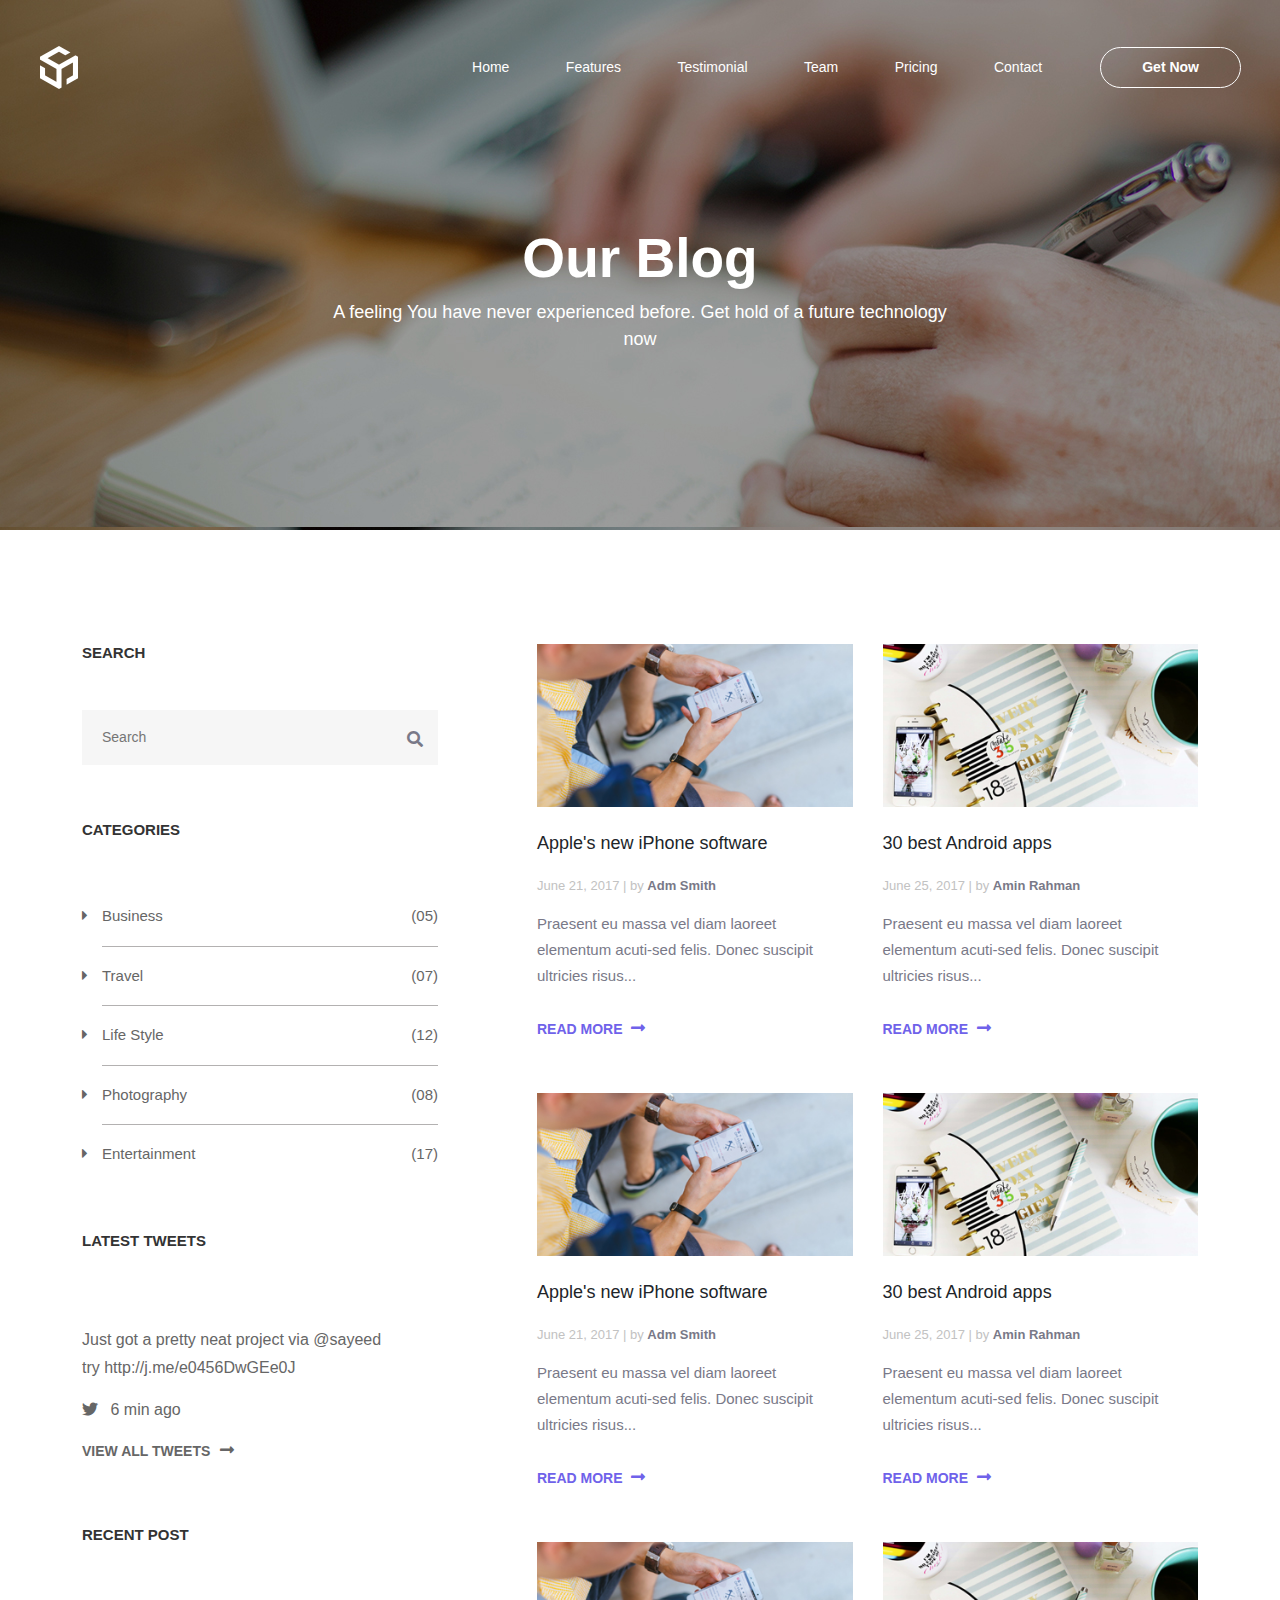
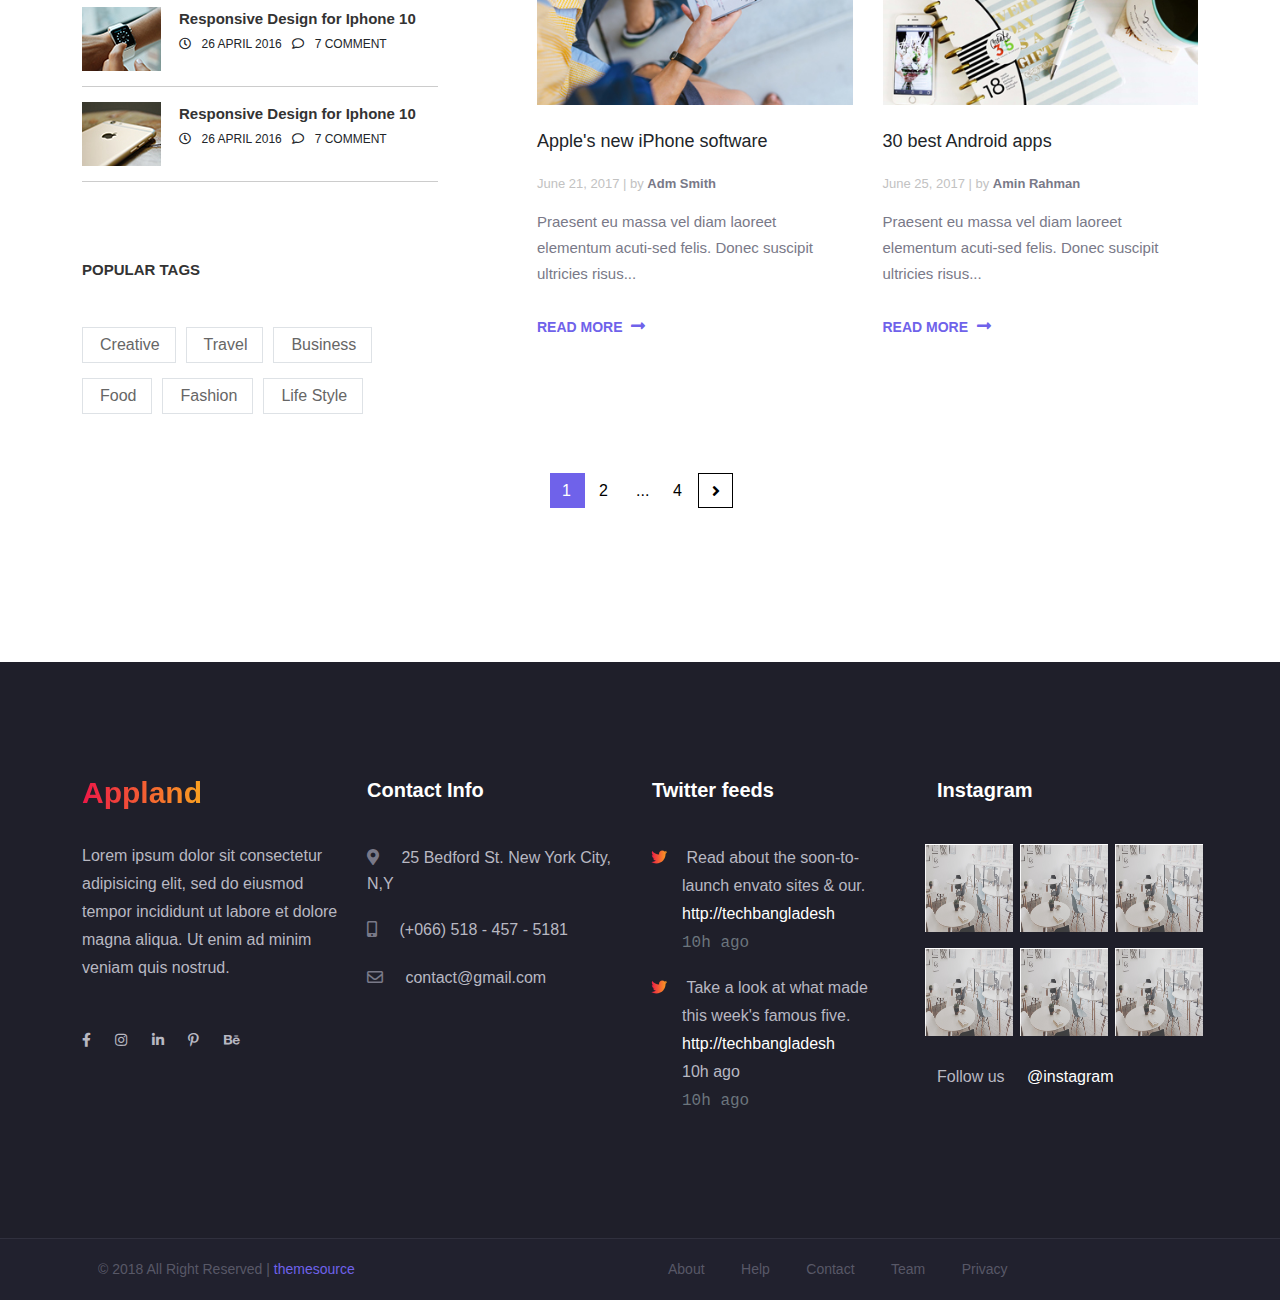
<file: blog-grid.html>
<html lang="en">

<head>
    <meta charset="UTF-8">
    <meta http-equiv="X-UA-Compatible" content="IE=edge">
    <meta name="viewport" content="width=device-width, initial-scale=1.0">
    <title>Appland-Blog-Grid</title>
    <link rel="stylesheet" href="./css/bootstrap.min.css">
    <link rel="stylesheet" href="./css/fontawesome.min.css">
    <link rel="preconnect" href="https://fonts.googleapis.com">
    <link rel="preconnect" href="https://fonts.gstatic.com" crossorigin>
    <link href="https://fonts.googleapis.com/css2?family=Lato:wght@400;700&display=swap" rel="stylesheet">
    <link rel="stylesheet" href="./css/slick-theme.css">
    <link rel="stylesheet" href="./css/slick.css">
    <link rel="stylesheet" href="./css/style.css">
    <link rel="stylesheet" href="css/query.css">
</head>

<body>
    <main class="main-wrapper">
        <!-- ==========header-area========== -->
        <header class="d-md-block d-none index2">
            <div class="header-top">
                <div class="container-fluid">
                    <div class="row justify-content-between">
                        <div class="col-lg-auto col-md-auto col-md-auto">
                            <div class="header-logo">
                                <a href="#index.html">
                                    <img src="./images/logo/blog-logo.png" alt="Header-logo">
                                </a>
                            </div>
                        </div>
                        <div class="col-lg-auto col-md-auto d-flex">
                            <nav class="main-nav">
                                <ul>
                                    <li><a href="#">Home</a></li>
                                    <li><a href="#">Features</a></li>
                                    <li><a href="#">Testimonial</a></li>
                                    <li><a href="#">Team</a></li>
                                    <li><a href="#">Pricing</a></li>
                                    <li><a href="contact.html">Contact</a></li>
                                </ul>
                            </nav>
                            <div class="get-now-btn">
                                <a href="#">Get Now</a>
                            </div>
                        </div>
                    </div>
                </div>
            </div>
        </header>
        <!-- ==========mobile-menu========== -->
        <section class="mobile-menu d-md-none d-block">
                <div class="mobile-container">
                    <div class="topnav">
                    <a href="index4.html" class="active"><img src="./images/logo/Contact-logo.png" alt="Logo Image"></a>
                    <div id="myLinks">
                            <li><a href="index4.html">Home</a></li>
                            <li><a href="#">Product</a></li>
                            <li><a href="#">Features</a></li>
                            <li><a href="#">Reviews</a></li>
                            <li><a href="#">Blog</a></li>
                            <li><a href="#contact.html">Contact</a></li>
                    </div>
                    <a href="javascript:void(0);" class="icon" onclick="navbtnFunction()">
                        <i class="fa fa-bars" onclick="changeIcon(this)"></i>
                    </a>
                    </div>
                </div>
        </section>
        <!-- ==========bolg-banner========== -->
        <section class="blog-banner-area">
            <div class="container">
                <div class="row">
                    <div class="col-lg-12">
                        <div class="banner-title">
                            <h4>our blog</h4>
                            <p>A feeling You have never experienced before. Get hold of a future technology now</p>
                        </div>
                    </div>
                </div>
            </div>
        </section>
        <!-- ==========bolg-grid-area========== -->
        <section class="blog-grid-area">
            <div class="container">
                <div class="row">
                    <div class="col-lg-4 col-md-4">
                        <div class="row">
                            <div class="col-lg-12">
                                <div class="blog-left-side">
                                    <div class="search-area">
                                        <div class="sidebar-title">
                                            <h5 class="search-text">SEARCH</h5>
                                            <div class="search-input">
                                                <input type="text" placeholder="Search">
                                            </div>
                                        </div>
                                    </div>
                                    <div class="categories-area">
                                        <div class="sidebar-title">
                                            <h5 class="search-text">categories</h5>
                                            <div class="accordion-area">
                                                <div class="collased-left-icon">
                                                    <ul>
                                                        <li>
                                                            <span>Business</span>
                                                            <a>(05)</a>
                                                        </li>
                                                        <li>
                                                            <span>Travel</span> <a>(07)</a>
                                                        </li>
                                                        <li>
                                                            <span>Life Style </span>
                                                            <a>(12)</a>
                                                        </li>
                                                        <li>
                                                            <span>Photography</span>
                                                             <a>(08)</a>
                                                        </li>
                                                        <li>
                                                            <span>Entertainment</span>
                                                             <a>(17)</a>
                                                        </li>
                                                    </ul>
                                                </div>
                                            </div>
                                        </div>
                                    </div>
                                    <div class="tweets-area">
                                        <div class="sidebar-title">
                                            <h5 class="search-text">latest tweets</h5>
                                            <div class="tweet-text">
                                                <p>Just got a pretty neat project via @sayeed
                                                    try http://j.me/e0456DwGEe0J</p>
                                            </div>
                                            <div class="tweet-time d-flex">
                                                <div class="tweet-icon">
                                                    <i class="fa-brands fa-twitter"></i>
                                                    <span>6 min ago</span>
                                                </div>
                                            </div>
                                            <div class="all-tweets">
                                                <div class="red-more-btn">
                                                    <a href="#">view all tweets</a>
                                                    <i class="fa-solid fa-right-long"></i>
                                                </div>
                                            </div>
                                        </div>
                                    </div>
                                    <div class="recent-post-area">
                                        <div class="sidebar-title">
                                        <h5 class="search-text">recent post</h5>
                                        </div>
                                        <div class="post-content d-flex">
                                            <div class="post-image">
                                                <img src="./images/blog/blog14.jpg" alt="">
                                            </div>
                                            <div class="post-text">
                                                <strong>Responsive Design for Iphone 10</strong>
                                                <div class="post-comment">
                                                    <i class="fa-regular fa-clock"></i>
                                                    <span>26 APRIL 2016</span>
                                                    <i class="fa-regular fa-comment"></i>
                                                    <span> 7 COMMENT</span>
                                                </div>
                                            </div>
                                        </div>
                                        <div class="post-content d-flex">
                                            <div class="post-image">
                                                <img src="./images/blog/blog13.jpg" alt="">
                                            </div>
                                            <div class="post-text">
                                                <strong>Responsive Design for Iphone 10</strong>
                                                <div class="post-comment">
                                                    <i class="fa-regular fa-clock"></i>
                                                    <span>26 APRIL 2016</span>
                                                    <i class="fa-regular fa-comment"></i>
                                                    <span> 7 COMMENT</span>
                                                </div>
                                            </div>
                                        </div>
                                    </div>
                                    <div class="tags-area">
                                        <div class="sidebar-title">
                                            <h5 class="search-text">popular tags</h5>
                                        </div>
                                        <div class="popular-tags">
                                            <ul class="widgets-tag d-flex flex-wrap">
                                                <li>
                                                    <a href="#">Creative</a>
                                                </li>
                                                <li>
                                                    <a href="#">Travel</a>
                                                </li>
                                                <li>
                                                    <a href="#">Business</a>
                                                </li>
                                                <li>
                                                    <a href="#">Food</a>
                                                </li>
                                                <li>
                                                    <a href="#">Fashion</a>
                                                </li>
                                                <li>
                                                    <a href="#">Life Style</a>
                                                </li>
                                            </ul>
                                        </div>
                                    </div>
                                </div>
                            </div>
                        </div>
                    </div>
                    <div class="col-lg-8 col-md-8">
                        <div class="row mar98">
                            <div class="col-lg-6">
                                <div class="single-blog-content">
                                    <div class="blog-image">
                                        <img src="./images/blog/blog15.jpg" alt="Blog Image">
                                    </div>
                                    <div class="blog-pdetails">
                                        <h5>Apple's new iPhone software</h5>
                                        <span>
                                            June 21, 2017  |  by <a href="#"><strong>Adm Smith</strong></a>
                                        </span>
                                        <p>Praesent eu massa vel diam laoreet elementum acuti-sed felis. Donec suscipit ultricies risus...</p>
                                        <div class="red-more-btn">
                                            <a href="#">read more </a>
                                            <i class="fa-solid fa-right-long"></i>
                                        </div>
                                    </div>
                                </div>
                            </div>
                            <div class="col-lg-6">
                                <div class="single-blog-content">
                                    <div class="blog-image">
                                        <img src="./images/blog/blog16.jpg" alt="Blog Image">
                                    </div>
                                    <div class="blog-pdetails">
                                        <h5>30 best Android apps</h5>
                                        <span>
                                            June 25, 2017  |  by <a href="#"><strong>Amin Rahman</strong></a>
                                        </span>
                                        <p>Praesent eu massa vel diam laoreet elementum acuti-sed felis. Donec suscipit ultricies risus...</p>
                                        <div class="red-more-btn">
                                            <a href="#">read more </a>
                                            <i class="fa-solid fa-right-long"></i>
                                        </div>
                                    </div>
                                </div>
                            </div>
                            <div class="col-lg-6">
                                <div class="single-blog-content">
                                    <div class="blog-image">
                                        <img src="./images/blog/blog15.jpg" alt="Blog Image">
                                    </div>
                                    <div class="blog-pdetails">
                                        <h5>Apple's new iPhone software</h5>
                                        <span>
                                            June 21, 2017  |  by <a href="#"><strong>Adm Smith</strong></a>
                                        </span>
                                        <p>Praesent eu massa vel diam laoreet elementum acuti-sed felis. Donec suscipit ultricies risus...</p>
                                        <div class="red-more-btn">
                                            <a href="#">read more </a>
                                            <i class="fa-solid fa-right-long"></i>
                                        </div>
                                    </div>
                                </div>
                            </div>
                            <div class="col-lg-6">
                                <div class="single-blog-content">
                                    <div class="blog-image">
                                        <img src="./images/blog/blog16.jpg" alt="Blog Image">
                                    </div>
                                    <div class="blog-pdetails">
                                        <h5>30 best Android apps</h5>
                                        <span>
                                            June 25, 2017  |  by <a href="#"><strong>Amin Rahman</strong></a>
                                        </span>
                                        <p>Praesent eu massa vel diam laoreet elementum acuti-sed felis. Donec suscipit ultricies risus...</p>
                                        <div class="red-more-btn">
                                            <a href="#">read more </a>
                                            <i class="fa-solid fa-right-long"></i>
                                        </div>
                                    </div>
                                </div>
                            </div>
                            <div class="col-lg-6">
                                <div class="single-blog-content">
                                    <div class="blog-image">
                                        <img src="./images/blog/blog15.jpg" alt="Blog Image">
                                    </div>
                                    <div class="blog-pdetails">
                                        <h5>Apple's new iPhone software</h5>
                                        <span>
                                            June 21, 2017  |  by <a href="#"><strong>Adm Smith</strong></a>
                                        </span>
                                        <p>Praesent eu massa vel diam laoreet elementum acuti-sed felis. Donec suscipit ultricies risus...</p>
                                        <div class="red-more-btn">
                                            <a href="#">read more </a>
                                            <i class="fa-solid fa-right-long"></i>
                                        </div>
                                    </div>
                                </div>
                            </div>
                            <div class="col-lg-6">
                                <div class="single-blog-content">
                                    <div class="blog-image">
                                        <img src="./images/blog/blog16.jpg" alt="Blog Image">
                                    </div>
                                    <div class="blog-pdetails">
                                        <h5>30 best Android apps</h5>
                                        <span>
                                            June 25, 2017  |  by <a href="#"><strong>Amin Rahman</strong></a>
                                        </span>
                                        <p>Praesent eu massa vel diam laoreet elementum acuti-sed felis. Donec suscipit ultricies risus...</p>
                                        <div class="red-more-btn">
                                            <a href="#">read more </a>
                                            <i class="fa-solid fa-right-long"></i>
                                        </div>
                                    </div>
                                </div>
                            </div>
                        </div>
                    </div>
                </div>
            </div>
        </section>
        <section class="Pagination-area">
            <div class="container">
                <div class="row justify-content-center align-item-center">
                    <div class="col-lg-12">
                        <nav aria-label="Page navigation example">
                            <ul class="pagination">
                                <li class="page-item"><a class="page-link active" href="#">1</a></li>
                                <li class="page-item"><a class="page-link" href="#">2</a></li>
                                <li class="page-item"><a class="page-link" href="#">...</a></li>
                                <li class="page-item"><a class="page-link" href="#">4</a></li>
                                <li class="page-item">
                                    <a class="page-link last-item" href="#" aria-label="Next">
                                        <span aria-hidden="true"><i class="fa-solid fa-angle-right"></i></span>
                                        <span class="sr-only">Next</span>
                                    </a>
                                </li>
                            </ul>
                        </nav>
                    </div>
                </div>
            </div>
        </section>
        <!-- ==========footer-area========= -->
        <footer>
            <div class="footer-top">
                <div class="container">
                    <div class="row footer-top">
                        <div class="col-lg-3">
                            <div class="footer-content1">
                                <div class="f-title blog-grid-gradient">
                                    <a href="#">Appland</a>
                                </div>
                                <div class="footer-text">
                                    <p>Lorem ipsum dolor sit consectetur adipisicing elit, sed do eiusmod tempor
                                        incididunt
                                        ut labore et dolore magna aliqua. Ut enim ad minim veniam quis nostrud.
                                    </p>
                                </div>
                                <div class="footer-social-icon">
                                    <li><i class="fa-brands fa-facebook-f"></i></li>
                                    <li><i class="fa-brands fa-instagram"></i></li>
                                    <li><i class="fa-brands fa-linkedin-in"></i></li>
                                    <li><i class="fa-brands fa-pinterest-p"></i></li>
                                    <li><i class="fa-brands fa-behance"></i>
                                    <li>
                                </div>
                            </div>
                        </div>
                        <div class="col-lg-3">
                            <div class="footer-content2">
                                <div class="f-title">
                                    <h5>Contact Info</h5>
                                </div>
                                <div class="f-text">
                                    <li>
                                        <i class="fa-solid fa-location-dot "></i>
                                        <span>25 Bedford St.
                                            New York City, N,Y</span>
                                    </li>
                                    <li>
                                        <i class="fa-solid fa-mobile-screen-button"></i>
                                        <span>(+066) 518 - 457 - 5181</span>
                                    </li>
                                    <li>
                                        <i class="fa-regular fa-envelope"></i>
                                        <span>contact@gmail.com</span>
                                    </li>
                                </div>
                            </div>
                        </div>
                        <div class="col-lg-3">
                            <div class="footer-content3">
                                <div class="f-title">
                                    <h5>Twitter feeds</h5>
                                </div>
                                <div class="f-text">
                                    <li class="pb-3 twitter-gradient">
                                        <i class="fa-brands fa-twitter"></i>
                                        <span>Read about the soon-to-launch envato sites & our.
                                            <a class="text-white d-block" href="#">http://techbangladesh</a>
                                        </span>
                                        <code class="text-muted d-block">10h ago</code>
                                    </li>
                                    <li class="twitter-gradient">
                                        <i class="fa-brands fa-twitter"></i>
                                        <span>Take a look at what made this week's famous five.
                                            <a class="text-white d-block" href="#">http://techbangladesh</a>
                                            10h ago
                                        </span>
                                        <code class="text-muted d-block">10h ago</code>
                                </div>
                            </div>
                        </div>
                        <div class="col-lg-3">
                            <div class="footer-content4">
                                <div class="f-title">
                                    <h5>Instagram</h5>
                                </div>
                                <div class="f-text">
                                    <div class="row">
                                        <div class="col-sm-4 gx-0">
                                            <a href="#"><img src="./images/blog/blog1.png" alt="Blog Image"></a>
                                        </div>
                                        <div class="col-sm-4 gx-0">
                                            <a href="#"><img src="./images/blog/blog1.png" alt="Blog Image"></a>
                                        </div>
                                        <div class="col-sm-4 gx-0">
                                            <a href="#"><img src="./images/blog/blog1.png" alt="Blog Image"></a>
                                        </div>
                                        <div class="col-sm-4 gy-3 gx-0">
                                            <a href="#"><img src="./images/blog/blog1.png" alt="Blog Image"></a>
                                        </div>
                                        <div class="col-sm-4 gy-3 gx-0">
                                            <img src="./images/blog/blog1.png" alt="Blog Image">
                                        </div>
                                        <div class="col-sm-4 gy-3 gx-0">
                                            <a href="#"><img src="./images/blog/blog1.png" alt="Blog Image"></a>
                                        </div>
                                    </div>

                                </div>
                                <li>
                                    <span>Follow us <a href="#">@instagram</a></span>
                                </li>
                            </div>
                        </div>
                    </div>
                </div>
            </div>
            <div class="footer-bottom">
                <div class="container">
                    <div class="row">
                        <div class="col-lg-6">
                            <div class="footer-bottom-left">
                                <span href="#">© 2018 All Right Reserved | <a href="#">themesource</a></span>
                            </div>
                        </div>
                        <div class="col-lg-6">
                            <nav class="footer-menu">
                                <ul>
                                    <li><a href="#">About</a></li>
                                    <li><a href="#">Help</a></li>
                                    <li><a href="#">Contact</a></li>
                                    <li><a href="#">Team</a></li>
                                    <li><a href="#">Privacy</a></li>
                                </ul>
                            </nav>
                        </div>
                    </div>
                </div>
            </div>
        </footer>

    </main>

    <script src="./js/jquery.js"></script>
    <script src="./js/jquery-ui.min.js"></script>
    <script src="./js/slick.min.js"></script>
    <script src="./js/bootstrap.bundle.min.js"></script>
    <script src="./js/bootstrap.min.js"></script>
    <script src="./js/script.js"></script>
</body>

</html>
</file>
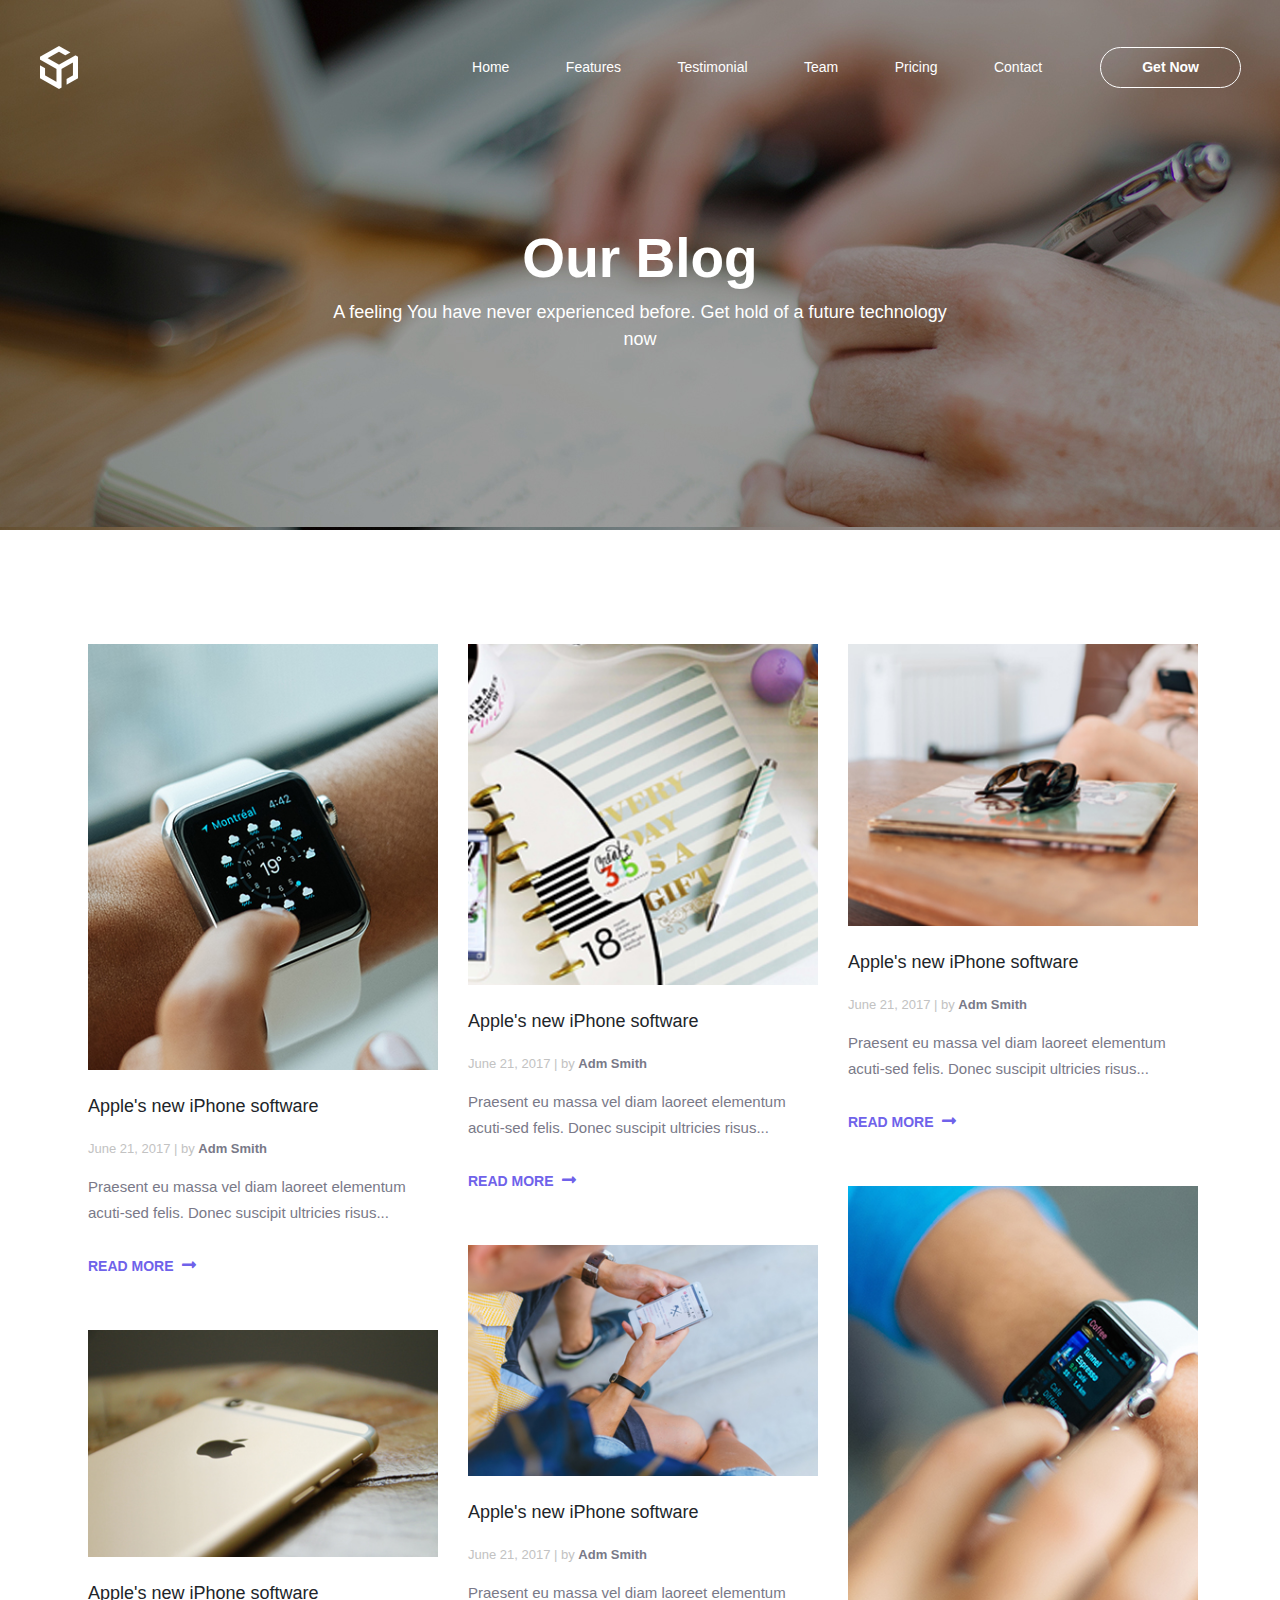
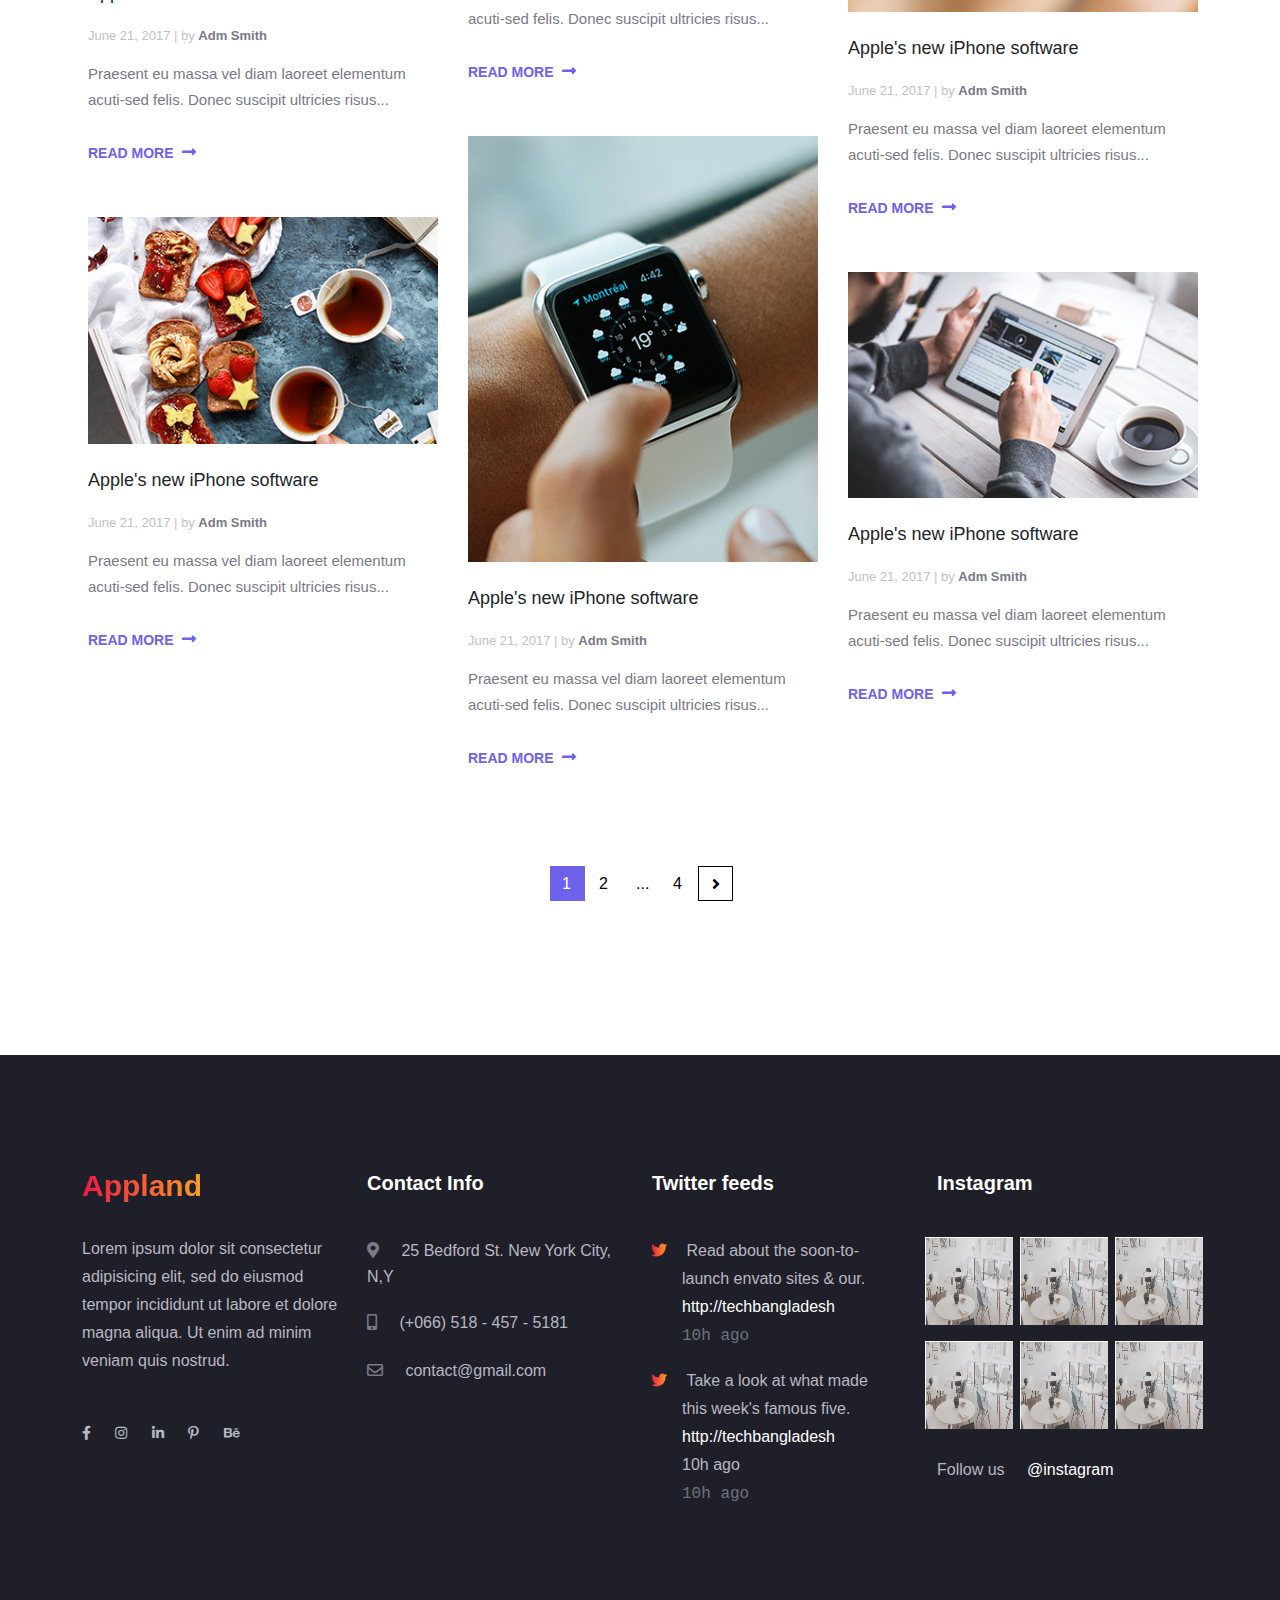
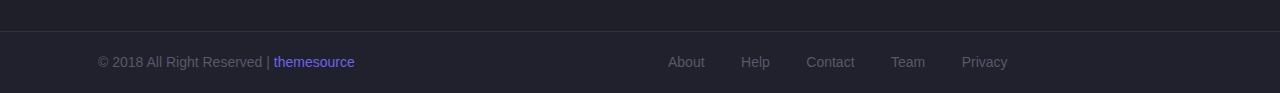
<file: blog.html>
<html lang="en">

<head>
    <meta charset="UTF-8">
    <meta http-equiv="X-UA-Compatible" content="IE=edge">
    <meta name="viewport" content="width=device-width, initial-scale=1.0">
    <title>Appland-Blog-No-Sidebar</title>
    <link rel="stylesheet" href="./css/bootstrap.min.css">
    <link rel="stylesheet" href="./css/fontawesome.min.css">
    <link rel="preconnect" href="https://fonts.googleapis.com"><link rel="preconnect" href="https://fonts.gstatic.com" crossorigin>
    <link href="https://fonts.googleapis.com/css2?family=Lato:wght@400;700&display=swap" rel="stylesheet">
    <link rel="stylesheet" href="./css/slick-theme.css">
    <link rel="stylesheet" href="./css/slick.css">
    <link rel="stylesheet" href="./css/style.css">
    <link rel="stylesheet" href="css/query.css">
</head>

<body>
    <main class="main-wrapper">
        <!-- ==========header-area========== -->
        <header class="d-md-block d-none index2">
            <div class="header-top">
                <div class="container-fluid">
                    <div class="row justify-content-between">
                        <div class="col-lg-auto col-md-auto col-md-auto">
                            <div class="header-logo">
                                <a href="#index.html">
                                    <img src="./images/logo/blog-logo.png" alt="Header-logo">
                                </a>
                            </div>
                        </div>
                        <div class="col-lg-auto col-md-auto d-flex">
                            <nav class="main-nav">
                                <ul>
                                    <li><a href="#">Home</a></li>
                                    <li><a href="#">Features</a></li>
                                    <li><a href="#">Testimonial</a></li>
                                    <li><a href="#">Team</a></li>
                                    <li><a href="#">Pricing</a></li>
                                    <li><a href="contact.html">Contact</a></li>
                                </ul>
                            </nav>
                            <div class="get-now-btn">
                                <a href="#">Get Now</a>
                            </div>
                        </div>
                    </div>
                </div>
            </div>
        </header>
        <!-- ==========mobile-menu========== -->
        <section class="mobile-menu d-md-none d-block">
                <div class="mobile-container">
                    <div class="topnav">
                    <a href="index4.html" class="active"><img src="./images/logo/Contact-logo.png" alt="Logo Image"></a>
                    <div id="myLinks">
                            <li><a href="index4.html">Home</a></li>
                            <li><a href="#">Product</a></li>
                            <li><a href="#">Features</a></li>
                            <li><a href="#">Reviews</a></li>
                            <li><a href="#">Blog</a></li>
                            <li><a href="#contact.html">Contact</a></li>
                    </div>
                    <a href="javascript:void(0);" class="icon" onclick="navbtnFunction()">
                        <i class="fa fa-bars" onclick="changeIcon(this)"></i>
                    </a>
                    </div>
                </div>
        </section>
        <!-- ==========bolg-banner========== -->
        <section class="blog-banner-area">
            <div class="container">
                <div class="row">
                    <div class="col-lg-12">
                        <div class="banner-title">
                            <h4>our blog</h4>
                            <p>A feeling You have never experienced before. Get hold of a future technology now</p>
                        </div>
                    </div>
                </div>
            </div>
        </section>
        <!-- ==========bolg-no-sidebar========== -->
        <section class="blog-no-sidebar">
            <div class="container">
                <div class="row">
                    <div class="col-lg-4 col-md-4">
                        <div class="col-lg-12">
                            <div class="single-blog-content">
                                <div class="blog-image">
                                    <img src="./images/blog/blog4.jpg" alt="Blog Image">
                                </div>
                                <div class="blog-pdetails">
                                    <h5>Apple's new iPhone software</h5>
                                    <span>
                                        June 21, 2017  |  by <a href="#"><strong>Adm Smith</strong></a>
                                    </span>
                                    <p>Praesent eu massa vel diam laoreet elementum acuti-sed felis. Donec suscipit ultricies risus...</p>
                                    <div class="red-more-btn">
                                        <a href="#">read more </a>
                                        <i class="fa-solid fa-right-long"></i>
                                    </div>
                                </div>
                            </div>
                        </div>
                        <div class="col-lg-12">
                            <div class="single-blog-content">
                                <div class="blog-image">
                                    <img src="./images/blog/blog7.jpg" alt="Blog Image">
                                </div>
                                <div class="blog-pdetails">
                                    <h5>Apple's new iPhone software</h5>
                                    <span>
                                        June 21, 2017  |  by <a href="#"><strong>Adm Smith</strong></a>
                                    </span>
                                    <p>Praesent eu massa vel diam laoreet elementum acuti-sed felis. Donec suscipit ultricies risus...</p>
                                    <div class="red-more-btn">
                                        <a href="#">read more </a>
                                        <i class="fa-solid fa-right-long"></i>
                                    </div>
                                </div>
                            </div>
                        </div>
                        <div class="col-lg-12">
                            <div class="single-blog-content">
                                <div class="blog-image">
                                    <img src="./images/blog/blog10.jpg" alt="Blog Image">
                                </div>
                                <div class="blog-pdetails">
                                    <h5>Apple's new iPhone software</h5>
                                    <span>
                                        June 21, 2017  |  by <a href="#"><strong>Adm Smith</strong></a>
                                    </span>
                                    <p>Praesent eu massa vel diam laoreet elementum acuti-sed felis. Donec suscipit ultricies risus...</p>
                                    <div class="red-more-btn">
                                        <a href="#">read more </a>
                                        <i class="fa-solid fa-right-long"></i>
                                    </div>
                                </div>
                            </div>
                        </div>
                    </div>
                    <div class="col-lg-4 col-md-4">
                        <div class="col-lg-12">
                            <div class="single-blog-content">
                                <div class="blog-image">
                                    <img src="./images/blog/blog5.jpg" alt="Blog Image">
                                </div>
                                <div class="blog-pdetails">
                                    <h5>Apple's new iPhone software</h5>
                                    <span>
                                        June 21, 2017  |  by <a href="#"><strong>Adm Smith</strong></a>
                                    </span>
                                    <p>Praesent eu massa vel diam laoreet elementum acuti-sed felis. Donec suscipit ultricies risus...</p>
                                    <div class="red-more-btn">
                                        <a href="#">read more </a>
                                        <i class="fa-solid fa-right-long"></i>
                                    </div>
                                </div>
                            </div>
                        </div>
                        <div class="col-lg-12">
                            <div class="single-blog-content">
                                <div class="blog-image">
                                    <img src="./images/blog/blog8.jpg" alt="Blog Image">
                                </div>
                                <div class="blog-pdetails">
                                    <h5>Apple's new iPhone software</h5>
                                    <span>
                                        June 21, 2017  |  by <a href="#"><strong>Adm Smith</strong></a>
                                    </span>
                                    <p>Praesent eu massa vel diam laoreet elementum acuti-sed felis. Donec suscipit ultricies risus...</p>
                                    <div class="red-more-btn">
                                        <a href="#">read more </a>
                                        <i class="fa-solid fa-right-long"></i>
                                    </div>
                                </div>
                            </div>
                        </div>
                        <div class="col-lg-12">
                            <div class="single-blog-content">
                                <div class="blog-image">
                                    <img src="./images/blog/blog11.jpg" alt="Blog Image">
                                </div>
                                <div class="blog-pdetails">
                                    <h5>Apple's new iPhone software</h5>
                                    <span>
                                        June 21, 2017  |  by <a href="#"><strong>Adm Smith</strong></a>
                                    </span>
                                    <p>Praesent eu massa vel diam laoreet elementum acuti-sed felis. Donec suscipit ultricies risus...</p>
                                    <div class="red-more-btn">
                                        <a href="#">read more </a>
                                        <i class="fa-solid fa-right-long"></i>
                                    </div>
                                </div>
                            </div>
                        </div>
                    </div>
                    <div class="col-lg-4 col-md-4">
                        <div class="col-lg-12">
                            <div class="single-blog-content">
                                <div class="blog-image">
                                    <img src="./images/blog/blog6.jpg" alt="Blog Image">
                                </div>
                                <div class="blog-pdetails">
                                    <h5>Apple's new iPhone software</h5>
                                    <span>
                                        June 21, 2017  |  by <a href="#"><strong>Adm Smith</strong></a>
                                    </span>
                                    <p>Praesent eu massa vel diam laoreet elementum acuti-sed felis. Donec suscipit ultricies risus...</p>
                                    <div class="red-more-btn">
                                        <a href="#">read more </a>
                                        <i class="fa-solid fa-right-long"></i>
                                    </div>
                                </div>
                            </div>
                        </div>
                        <div class="col-lg-12">
                            <div class="single-blog-content">
                                <div class="blog-image">
                                    <img src="./images/blog/blog9.jpg" alt="Blog Image">
                                </div>
                                <div class="blog-pdetails">
                                    <h5>Apple's new iPhone software</h5>
                                    <span>
                                        June 21, 2017  |  by <a href="#"><strong>Adm Smith</strong></a>
                                    </span>
                                    <p>Praesent eu massa vel diam laoreet elementum acuti-sed felis. Donec suscipit ultricies risus...</p>
                                    <div class="red-more-btn">
                                        <a href="#">read more </a>
                                        <i class="fa-solid fa-right-long"></i>
                                    </div>
                                </div>
                            </div>
                        </div>
                        <div class="col-lg-12">
                            <div class="single-blog-content">
                                <div class="blog-image">
                                    <img src="./images/blog/blog12.jpg" alt="Blog Image">
                                </div>
                                <div class="blog-pdetails">
                                    <h5>Apple's new iPhone software</h5>
                                    <span>
                                        June 21, 2017  |  by <a href="#"><strong>Adm Smith</strong></a>
                                    </span>
                                    <p>Praesent eu massa vel diam laoreet elementum acuti-sed felis. Donec suscipit ultricies risus...</p>
                                    <div class="red-more-btn">
                                        <a href="#">read more </a>
                                        <i class="fa-solid fa-right-long"></i>
                                    </div>
                                </div>
                            </div>
                        </div>
                    </div>
                </div>
            </div>
        </section>
        <section class="Pagination-area">
            <div class="container">
                <div class="row justify-content-center align-item-center">
                    <div class="col-lg-12">
                        <nav aria-label="Page navigation example">
                            <ul class="pagination">
                              <li class="page-item"><a class="page-link active" href="#">1</a></li>
                              <li class="page-item"><a class="page-link" href="#">2</a></li>
                              <li class="page-item"><a class="page-link" href="#">...</a></li>
                              <li class="page-item"><a class="page-link" href="#">4</a></li>
                              <li class="page-item">
                                <a class="page-link last-item" href="#" aria-label="Next">
                                  <span aria-hidden="true"><i class="fa-solid fa-angle-right"></i></span>
                                  <span class="sr-only">Next</span>
                                </a>
                              </li>
                            </ul>
                        </nav>
                    </div>
                </div>
            </div>
        </section>
        <!-- ==========footer-area========= -->
        <footer>
            <div class="footer-top">
                <div class="container">
                    <div class="row footer-top">
                        <div class="col-lg-3">
                            <div class="footer-content1">
                                <div class="f-title blog-gradient">
                                    <a href="#">Appland</a>
                                </div>
                                <div class="footer-text">
                                    <p>Lorem ipsum dolor sit consectetur adipisicing elit, sed do eiusmod tempor incididunt
                                        ut labore et dolore magna aliqua. Ut enim ad minim veniam quis nostrud.
                                    </p>
                                </div>
                                <div class="footer-social-icon">
                                    <li><i class="fa-brands fa-facebook-f"></i></li>
                                    <li><i class="fa-brands fa-instagram"></i></li>
                                    <li><i class="fa-brands fa-linkedin-in"></i></li>
                                    <li><i class="fa-brands fa-pinterest-p"></i></li>
                                    <li><i class="fa-brands fa-behance"></i><li>
                                </div>
                            </div>
                        </div>
                        <div class="col-lg-3">
                            <div class="footer-content2">
                                <div class="f-title">
                                    <h5>Contact Info</h5>
                                </div>
                                <div class="f-text">
                                    <li>
                                        <i class="fa-solid fa-location-dot "></i>
                                        <span>25 Bedford St.
                                        New York City, N,Y</span>
                                    </li>
                                    <li>
                                       <i class="fa-solid fa-mobile-screen-button"></i> 
                                        <span>(+066) 518 - 457 - 5181</span>
                                    </li>
                                    <li>
                                        <i class="fa-regular fa-envelope"></i>
                                        <span>contact@gmail.com</span>
                                    </li>
                                </div>
                            </div>
                        </div>
                        <div class="col-lg-3">
                            <div class="footer-content3">
                                <div class="f-title">
                                    <h5>Twitter feeds</h5>
                                </div>
                                <div class="f-text">
                                    <li class="pb-3 twitter-gradient">
                                        <i class="fa-brands fa-twitter"></i>
                                        <span>Read about the soon-to-launch  envato sites & our. 
                                            <a class="text-white d-block" href="#">http://techbangladesh</a>
                                        </span>
                                        <code class="text-muted d-block">10h ago</code>
                                    </li>
                                    <li class="twitter-gradient">
                                        <i class="fa-brands fa-twitter"></i>
                                        <span>Take a look at what made this week's famous five. 
                                            <a class="text-white d-block" href="#">http://techbangladesh</a>
                                            10h ago
                                        </span>
                                        <code class="text-muted d-block">10h ago</code>
                                </div>
                            </div>
                        </div>
                        <div class="col-lg-3">
                            <div class="footer-content4">
                                <div class="f-title">
                                    <h5>Instagram</h5>
                                </div>
                                <div class="f-text">
                                    <div class="row">
                                        <div class="col-sm-4 gx-0">
                                            <a href="#"><img src="./images/blog/blog1.png" alt="Blog Image"></a>
                                        </div>
                                        <div class="col-sm-4 gx-0">
                                            <a href="#"><img src="./images/blog/blog1.png" alt="Blog Image"></a>
                                        </div>
                                        <div class="col-sm-4 gx-0">
                                            <a href="#"><img src="./images/blog/blog1.png" alt="Blog Image"></a>
                                        </div>
                                        <div class="col-sm-4 gy-3 gx-0">
                                            <a href="#"><img src="./images/blog/blog1.png" alt="Blog Image"></a>
                                        </div>
                                        <div class="col-sm-4 gy-3 gx-0">
                                            <img src="./images/blog/blog1.png" alt="Blog Image">
                                        </div>
                                        <div class="col-sm-4 gy-3 gx-0">
                                            <a href="#"><img src="./images/blog/blog1.png" alt="Blog Image"></a>
                                        </div>
                                    </div>
                                    
                                </div>
                                <li>
                                    <span>Follow us <a href="#">@instagram</a></span>
                                </li>
                            </div>
                        </div>
                    </div>
                </div>
            </div>
            <div class="footer-bottom">
                <div class="container">
                    <div class="row">
                        <div class="col-lg-6">
                            <div class="footer-bottom-left">
                                <span href="#">© 2018 All Right Reserved | <a href="#">themesource</a></span>
                            </div>
                        </div>
                        <div class="col-lg-6">
                            <nav class="footer-menu">
                                <ul>
                                    <li><a href="#">About</a></li>
                                    <li><a href="#">Help</a></li>
                                    <li><a href="#">Contact</a></li>
                                    <li><a href="#">Team</a></li>
                                    <li><a href="#">Privacy</a></li>
                                </ul>
                            </nav>
                        </div>
                    </div>
                </div>
            </div>
        </footer>

</main>

<script src="./js/jquery.js"></script>
<script src="./js/jquery-ui.min.js"></script>
<script src="./js/slick.min.js"></script>
<script src="./js/bootstrap.bundle.min.js"></script>
<script src="./js/bootstrap.min.js"></script>
<script src="./js/script.js"></script>
</body>

</html>
</file>
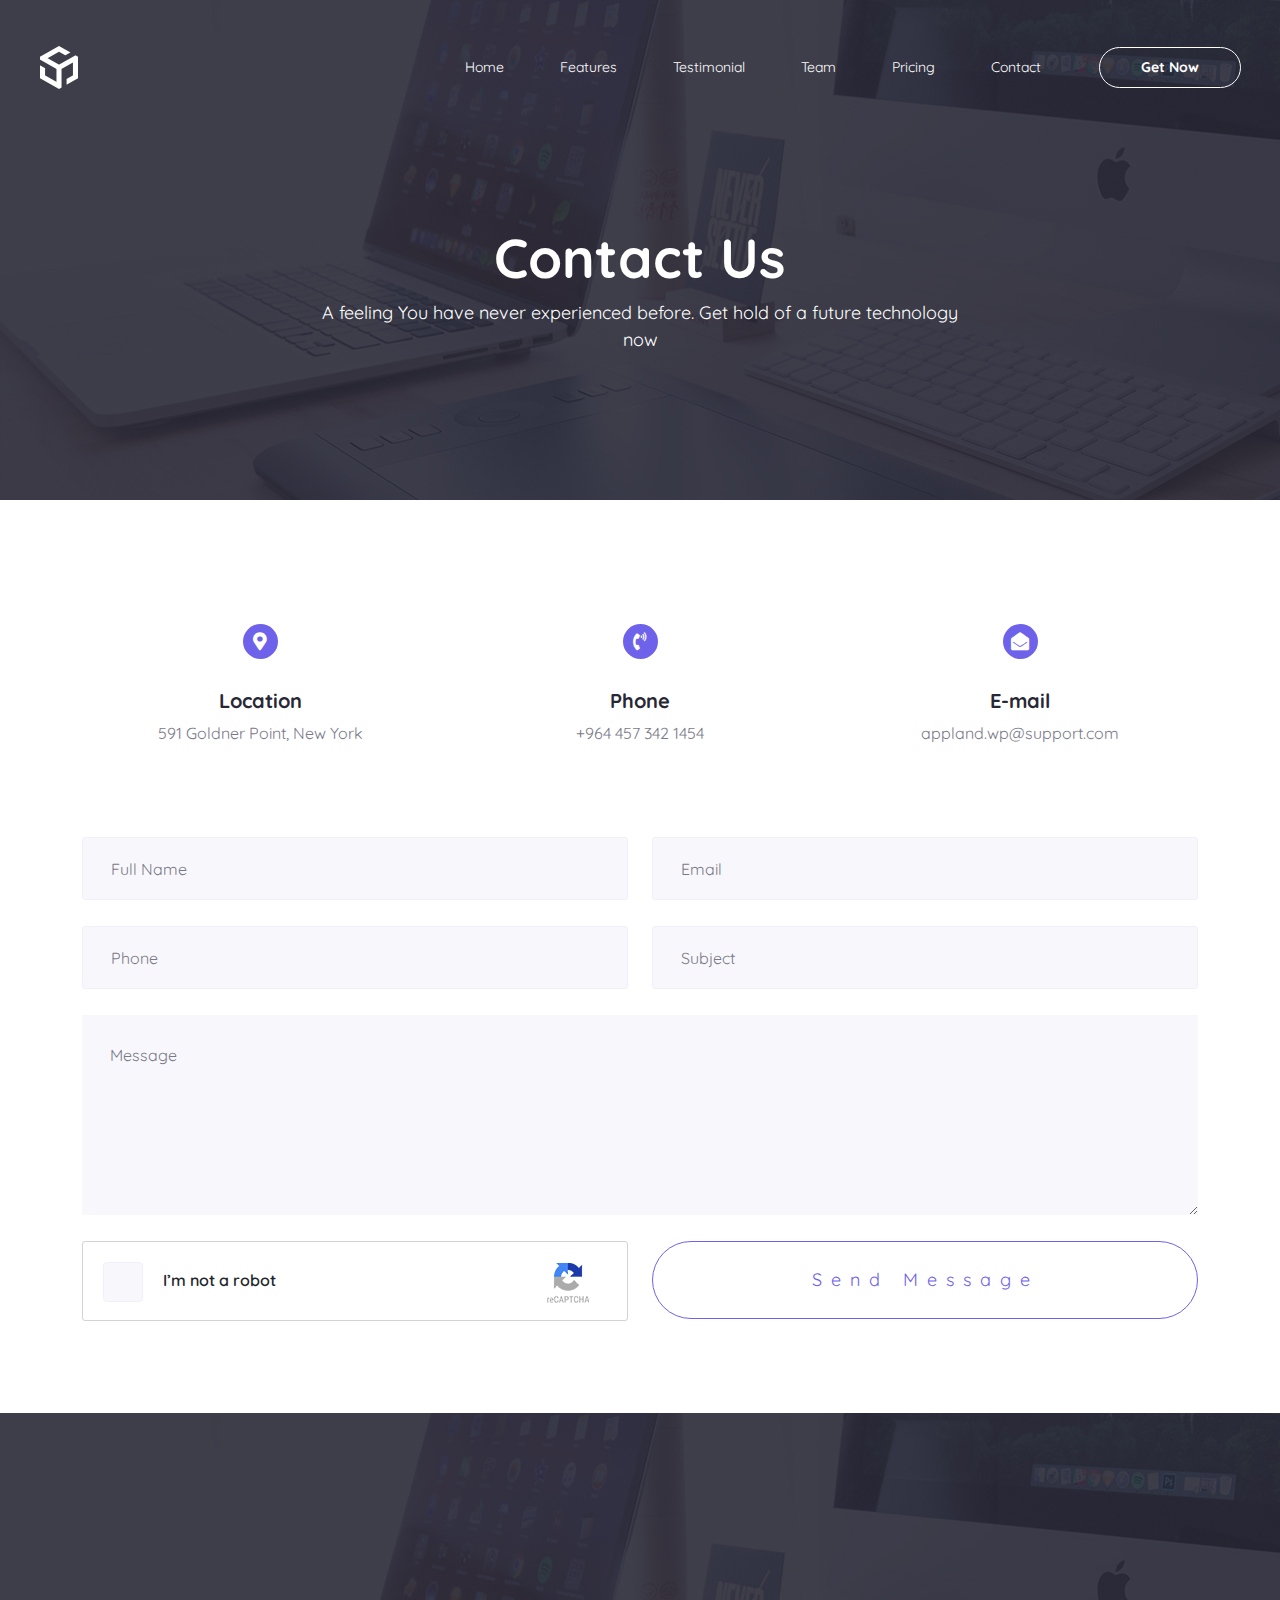
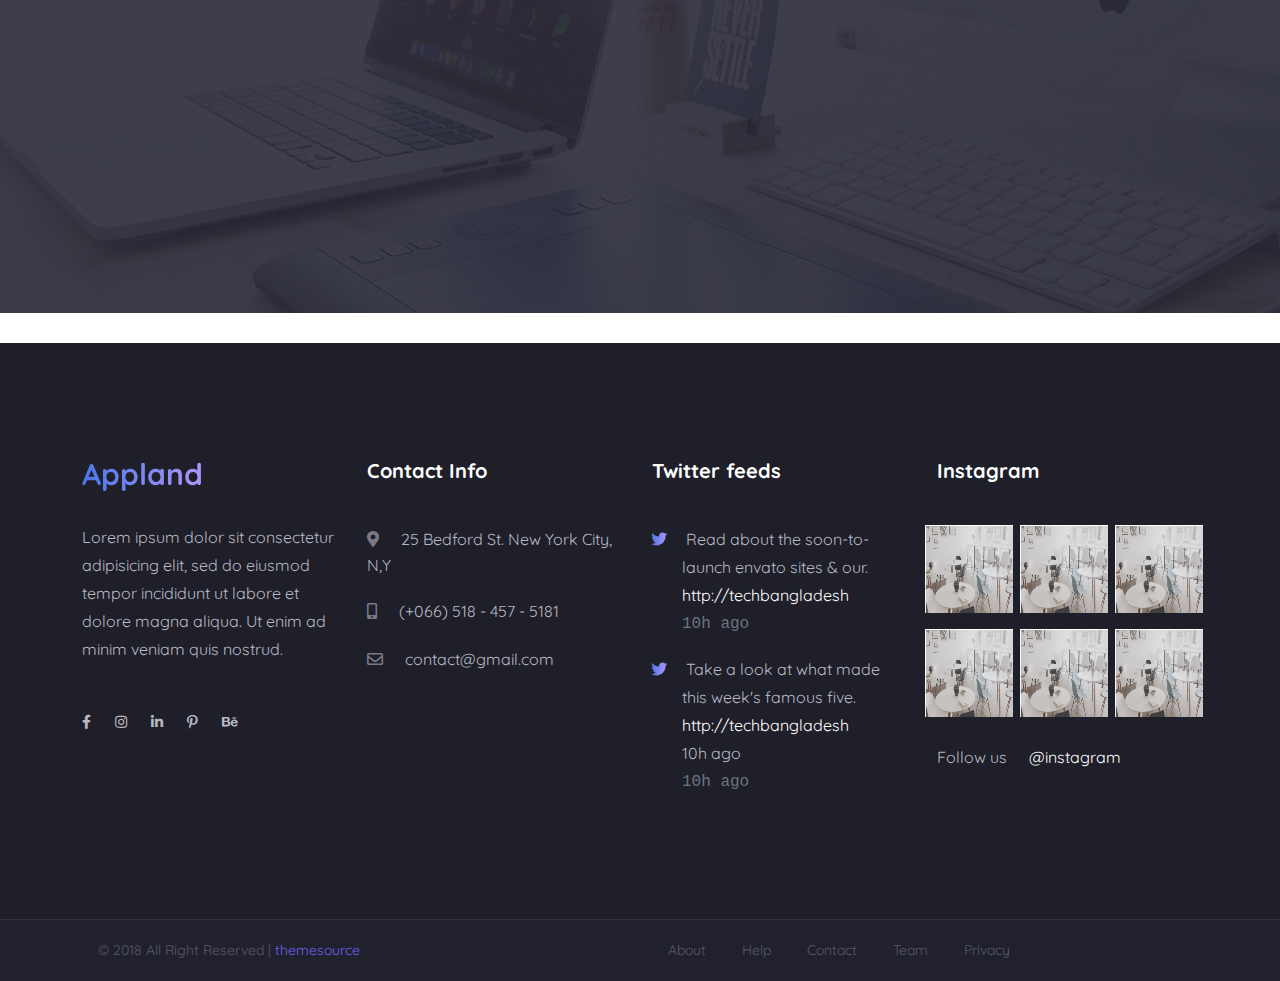
<file: contact.html>
<html lang="en">

<head>
    <meta charset="UTF-8">
    <meta http-equiv="X-UA-Compatible" content="IE=edge">
    <meta name="viewport" content="width=device-width, initial-scale=1.0">
    <title>Appland-Contact</title>
    <link rel="stylesheet" href="./css/bootstrap.min.css">
    <link rel="stylesheet" href="./css/fontawesome.min.css">
    <link rel="preconnect" href="https://fonts.googleapis.com"><link rel="preconnect" href="https://fonts.gstatic.com" crossorigin><link href="https://fonts.googleapis.com/css2?family=Quicksand:wght@400;500;600;700&display=swap" rel="stylesheet">
    <link rel="stylesheet" href="./css/slick-theme.css">
    <link rel="stylesheet" href="./css/slick.css">
    <link rel="stylesheet" href="./css/style.css">
    <link rel="stylesheet" href="./css/query.css">
</head>

<body>
    <main class="main-wrapper">
        <!-- ==========header-area========== -->
        <header class="d-md-block d-none index2">
            <div class="header-top">
                <div class="container-fluid">
                    <div class="row justify-content-between">
                        <div class="col-lg-auto col-md-auto col-md-auto">
                            <div class="header-logo">
                                <a href="#index.html">
                                    <img src="./images/logo/blog-logo.png" alt="Header-logo">
                                </a>
                            </div>
                        </div>
                        <div class="col-lg-auto col-md-auto d-flex">
                            <nav class="main-nav">
                                <ul>
                                    <li><a href="#">Home</a></li>
                                    <li><a href="#">Features</a></li>
                                    <li><a href="#">Testimonial</a></li>
                                    <li><a href="#">Team</a></li>
                                    <li><a href="#">Pricing</a></li>
                                    <li><a href="contact.html">Contact</a></li>
                                </ul>
                            </nav>
                            <div class="get-now-btn">
                                <a href="#">Get Now</a>
                            </div>
                        </div>
                    </div>
                </div>
            </div>
        </header>
        <!-- ==========mobile-menu========== -->
        <section class="mobile-menu d-md-none d-block">
                <div class="mobile-container">
                    <div class="topnav">
                    <a href="index4.html" class="active"><img src="./images/logo/Contact-logo.png" alt="Logo Image"></a>
                    <div id="myLinks">
                            <li><a href="index4.html">Home</a></li>
                            <li><a href="#">Product</a></li>
                            <li><a href="#">Features</a></li>
                            <li><a href="#">Reviews</a></li>
                            <li><a href="#">Blog</a></li>
                            <li><a href="#contact.html">Contact</a></li>
                    </div>
                    <a href="javascript:void(0);" class="icon" onclick="navbtnFunction()">
                        <i class="fa fa-bars" onclick="changeIcon(this)"></i>
                    </a>
                    </div>
                </div>
        </section>
         <!-- ==========contact-banner========== -->
         <section class="contact-area">
            <div class="container">
                <div class="row">
                    <div class="col-lg-12">
                        <div class="banner-title">
                            <h4>Contact Us</h4>
                            <p>A feeling You have never experienced before. Get hold of a future technology now</p>
                        </div>
                    </div>
                </div>
            </div>
        </section>
        <!-- ==========contact-tracking-area========== -->
        <section class="contact-tracking-area">
            <div class="container">
                <div class="row">
                    <div class="col-lg-4 col-md-4 col-sm-4">
                        <div class="tracking-content">
                            <div class="map-icon">
                                <i class="fa-solid fa-location-dot"></i>
                            </div>
                            <h5 class="head-location">Location</i></h5>
                            <p class="para-location">591 Goldner Point, New York</p>
                        </div>
                    </div>
                    <div class="col-lg-4 col-md-4 col-sm-4">
                        <div class="tracking-content">
                            <div class="map-icon">
                                <i class="fa-solid fa-phone-volume"></i>
                            </div>
                            <h5 class="head-location">Phone</i></h5>
                            <p class="para-location">+964 457 342 1454</p>
                        </div>
                    </div>
                    <div class="col-lg-4 col-md-4 col-sm-4">
                        <div class="tracking-content">
                            <div class="map-icon">
                                <i class="fa-solid fa-envelope-open"></i>
                            </div>
                            <h5 class="head-location">E-mail</i></h5>
                            <p class="para-location">appland.wp@support.com</p>
                        </div>
                    </div>
                </div>
            </div>
        </section>
         <!-- ==========contact-message-area========== -->
        <section class="contact-message-area">
            <div class="container">
                <div class="row">
                    <div class="col-lg-12">
                        <form action="#">
                            <div class="row">
                                <div class="col">
                                    <input type="text" placeholder="Full Name">
                                </div>
                                <div class="col">
                                    <input type="email" placeholder="Email">
                                </div>
                            </div>
                            <div class="row">
                                <div class="col">
                                    <input type="text" placeholder="Phone">
                                </div>
                                <div class="col">
                                    <input type="text" placeholder="Subject">
                                </div>
                            </div>
                            <div class="row">
                                <div class="col-12">
                                    <textarea name="Message" placeholder="Message"></textarea>
                                </div>
                            </div>
                            <div class="row">
                                <div class="col-lg-6 col-md-6 col-sm-6">
                                    <div class="form-check cheked-valid">
                                        <input class="form-check-input" type="checkbox" value="checked" id="defaultCheck1">
                                        <label class="form-check-label" for="defaultCheck1">
                                          I’m not a robot
                                        </label>
                                    </div>
                                </div>
                                <div class="col-lg-6 col-md-6 col-sm-6">
                                    <div class="con-submit-btn">
                                        <button>Send Message</button>
                                    </div>
                                </div>
                            </div>
                        </form>
                    </div>
                </div>
            </div>
        </section>

        <!-- ==========contact-area========== -->
        <section class="contact-area">
            <div class="container-fluid">
                <div class="row">
                    <div class="col-lg-12">
                        <div class="contact-map">
                            <iframe src="https://www.google.com/maps/embed?pb=!1m14!1m12!1m3!1d3650.7942499969754!2d90.35374381538858!3d23.79033998456963!2m3!1f0!2f0!3f0!3m2!1i1024!2i768!4f13.1!5e0!3m2!1sbn!2sbd!4v1671337312493!5m2!1sbn!2sbd" width="100%" height="500" style="border:0;" allowfullscreen="" loading="lazy" referrerpolicy="no-referrer-when-downgrade"></iframe>
                        </div>
                        
                    </div>
                </div>
            </div>
        </section>
        <!-- ==========footer-area========= -->
        <footer>
            <div class="footer-top">
                <div class="container">
                    <div class="row footer-top">
                        <div class="col-lg-3 col-md-6">
                            <div class="footer-content1">
                                <div class="f-title">
                                    <a href="#">Appland</a>
                                </div>
                                <div class="footer-text">
                                    <p>Lorem ipsum dolor sit consectetur adipisicing elit, sed do eiusmod tempor incididunt
                                        ut labore et dolore magna aliqua. Ut enim ad minim veniam quis nostrud.
                                    </p>
                                </div>
                                <div class="footer-social-icon">
                                    <li><i class="fa-brands fa-facebook-f"></i></li>
                                    <li><i class="fa-brands fa-instagram"></i></li>
                                    <li><i class="fa-brands fa-linkedin-in"></i></li>
                                    <li><i class="fa-brands fa-pinterest-p"></i></li>
                                    <li><i class="fa-brands fa-behance"></i><li>
                                </div>
                            </div>
                        </div>
                        <div class="col-lg-3 col-md-6">
                            <div class="footer-content2">
                                <div class="f-title">
                                    <h5>Contact Info</h5>
                                </div>
                                <div class="f-text">
                                    <li>
                                        <i class="fa-solid fa-location-dot "></i>
                                        <span>25 Bedford St.
                                        New York City, N,Y</span>
                                    </li>
                                    <li>
                                       <i class="fa-solid fa-mobile-screen-button"></i> 
                                        <span>(+066) 518 - 457 - 5181</span>
                                    </li>
                                    <li>
                                        <i class="fa-regular fa-envelope"></i>
                                        <span>contact@gmail.com</span>
                                    </li>
                                </div>
                            </div>
                        </div>
                        <div class="col-lg-3 col-md-6">
                            <div class="footer-content3">
                                <div class="f-title">
                                    <h5>Twitter feeds</h5>
                                </div>
                                <div class="f-text">
                                    <li class="pb-3">
                                        <i class="fa-brands fa-twitter"></i>
                                        <span>Read about the soon-to-launch  envato sites & our. 
                                            <a class="text-white d-block" href="#">http://techbangladesh</a>
                                        </span>
                                        <code class="text-muted d-block">10h ago</code>
                                    </li>
                                    <li>
                                        <i class="fa-brands fa-twitter"></i>
                                        <span>Take a look at what made this week's famous five. 
                                            <a class="text-white d-block" href="#">http://techbangladesh</a>
                                            10h ago
                                        </span>
                                        <code class="text-muted d-block">10h ago</code>
                                </div>
                            </div>
                        </div>
                        <div class="col-lg-3 col-md-6">
                            <div class="footer-content4">
                                <div class="f-title">
                                    <h5>Instagram</h5>
                                </div>
                                <div class="f-text">
                                    <div class="row">
                                        <div class="col-sm-4 gx-0">
                                            <a href="#"><img src="./images/blog/blog1.png" alt="Blog Image"></a>
                                        </div>
                                        <div class="col-sm-4 gx-0">
                                            <a href="#"><img src="./images/blog/blog1.png" alt="Blog Image"></a>
                                        </div>
                                        <div class="col-sm-4 gx-0">
                                            <a href="#"><img src="./images/blog/blog1.png" alt="Blog Image"></a>
                                        </div>
                                        <div class="col-sm-4 gy-3 gx-0">
                                            <a href="#"><img src="./images/blog/blog1.png" alt="Blog Image"></a>
                                        </div>
                                        <div class="col-sm-4 gy-3 gx-0">
                                            <img src="./images/blog/blog1.png" alt="Blog Image">
                                        </div>
                                        <div class="col-sm-4 gy-3 gx-0">
                                            <a href="#"><img src="./images/blog/blog1.png" alt="Blog Image"></a>
                                        </div>
                                    </div>
                                    
                                </div>
                                <li>
                                    <span>Follow us <a href="#">@instagram</a></span>
                                </li>
                            </div>
                        </div>
                    </div>
                </div>
            </div>
            <div class="footer-bottom">
                <div class="container">
                    <div class="row">
                        <div class="col-lg-6">
                            <div class="footer-bottom-left">
                                <span href="#">© 2018 All Right Reserved | <a href="#">themesource</a></span>
                            </div>
                        </div>
                        <div class="col-lg-6">
                            <nav class="footer-menu">
                                <ul>
                                    <li><a href="#">About</a></li>
                                    <li><a href="#">Help</a></li>
                                    <li><a href="#">Contact</a></li>
                                    <li><a href="#">Team</a></li>
                                    <li><a href="#">Privacy</a></li>
                                </ul>
                            </nav>
                        </div>
                    </div>
                </div>
            </div>
        </footer>

</main>

<script src="./js/jquery.js"></script>
<script src="./js/jquery-ui.min.js"></script>
<script src="./js/slick.min.js"></script>
<script src="./js/bootstrap.bundle.min.js"></script>
<script src="./js/bootstrap.min.js"></script>
<script src="./js/script.js"></script>
</body>

</html>
</file>
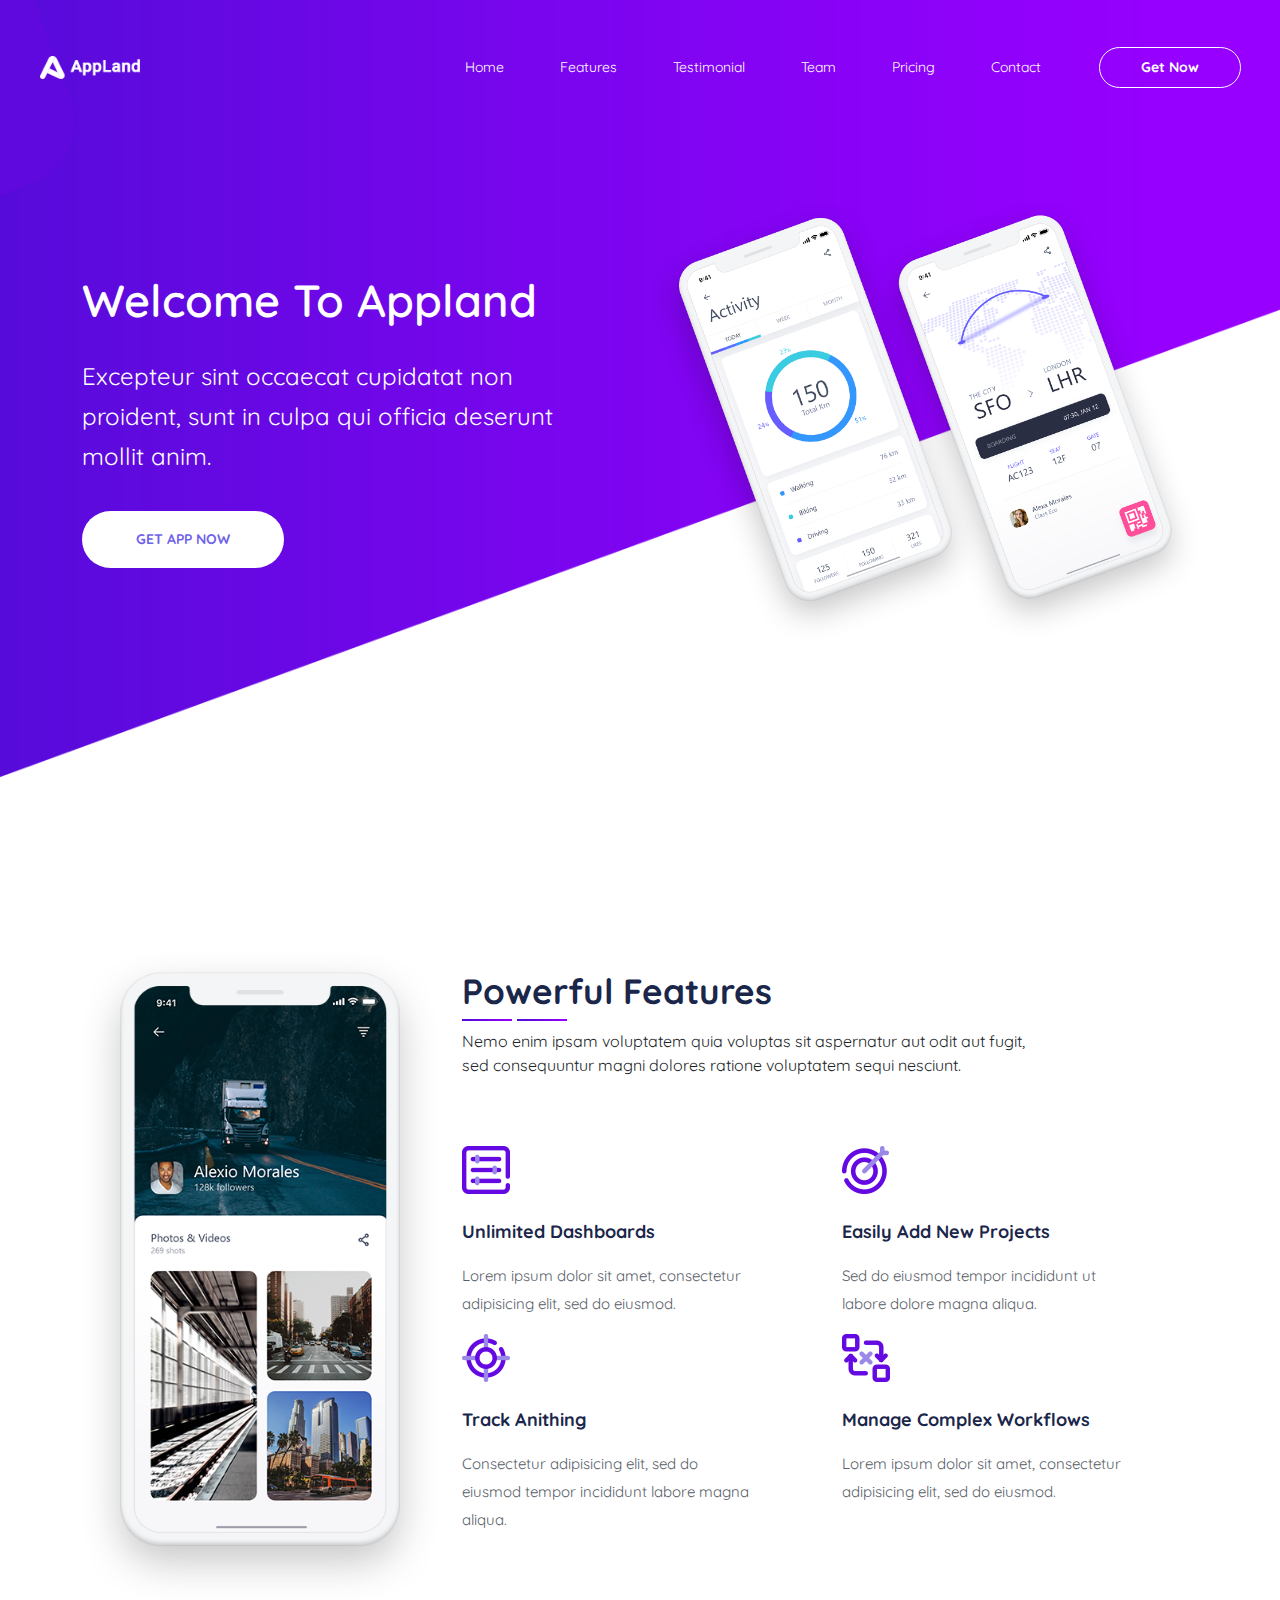
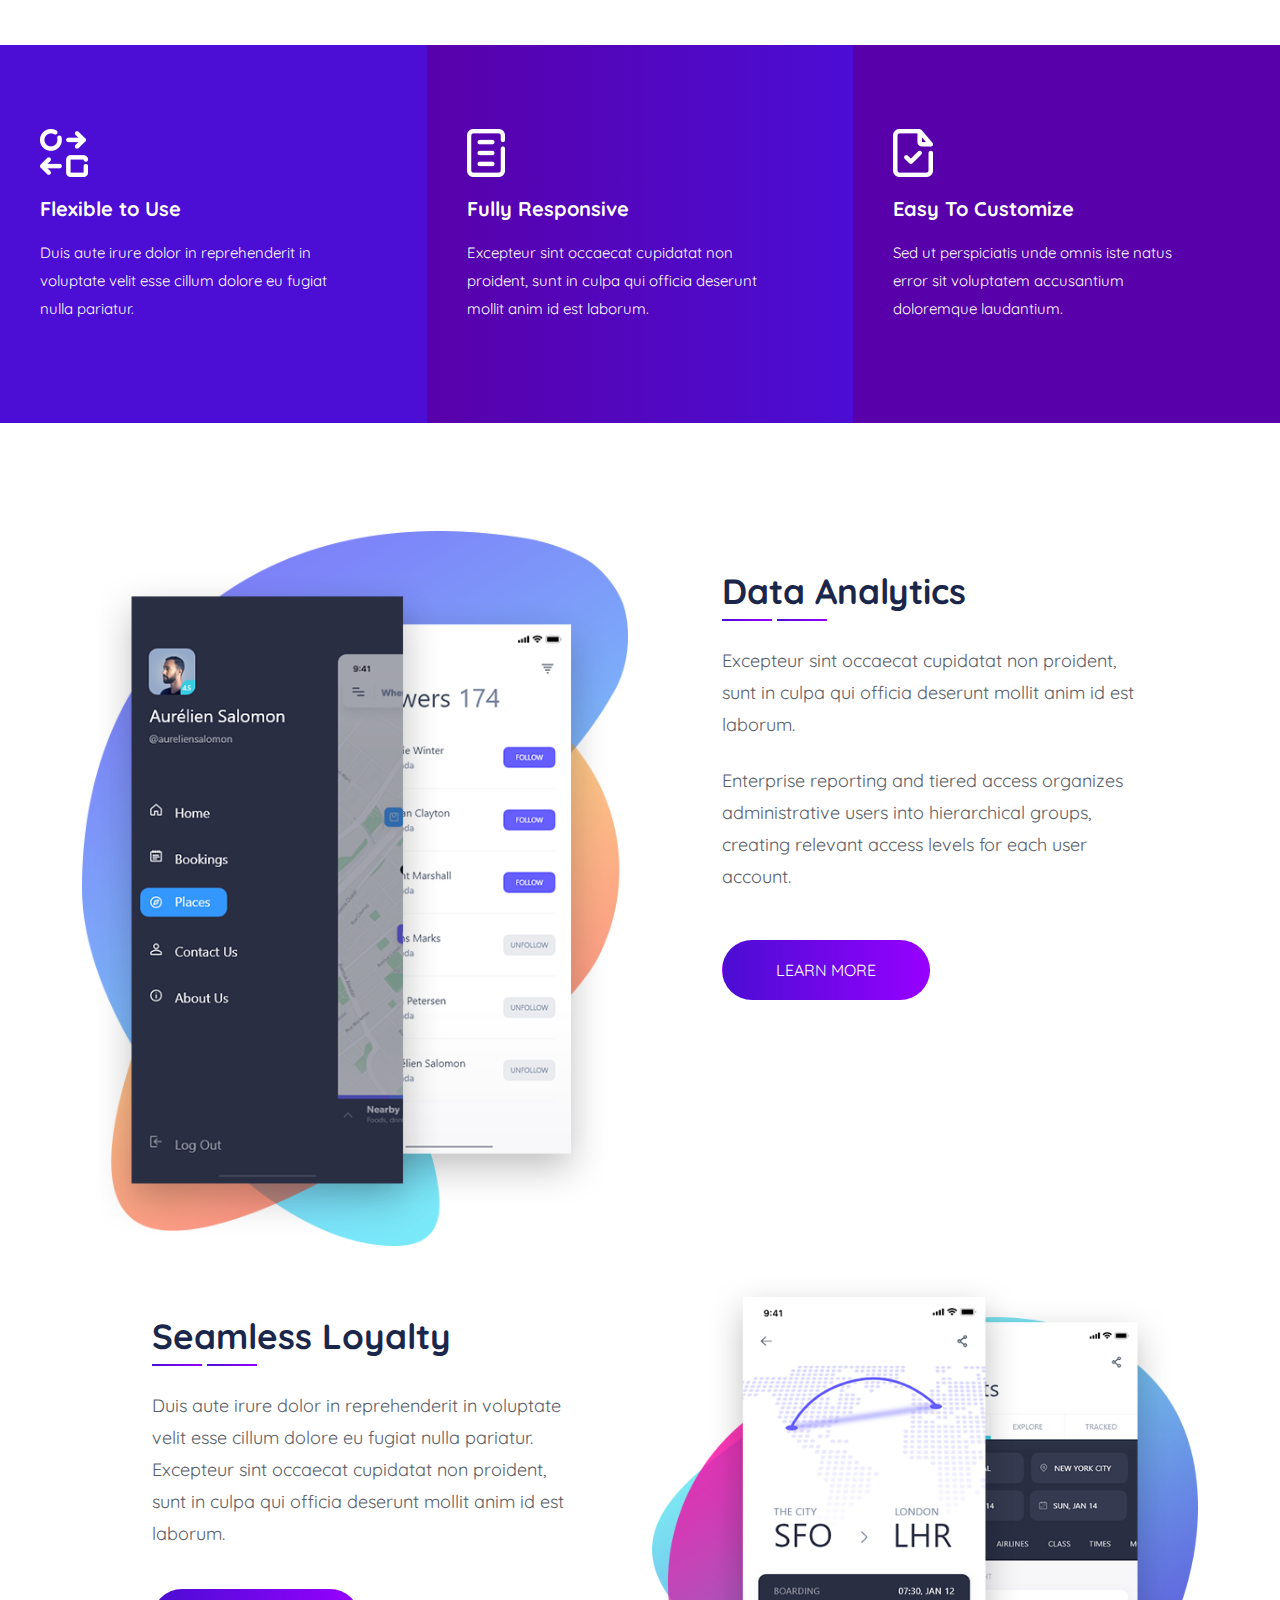
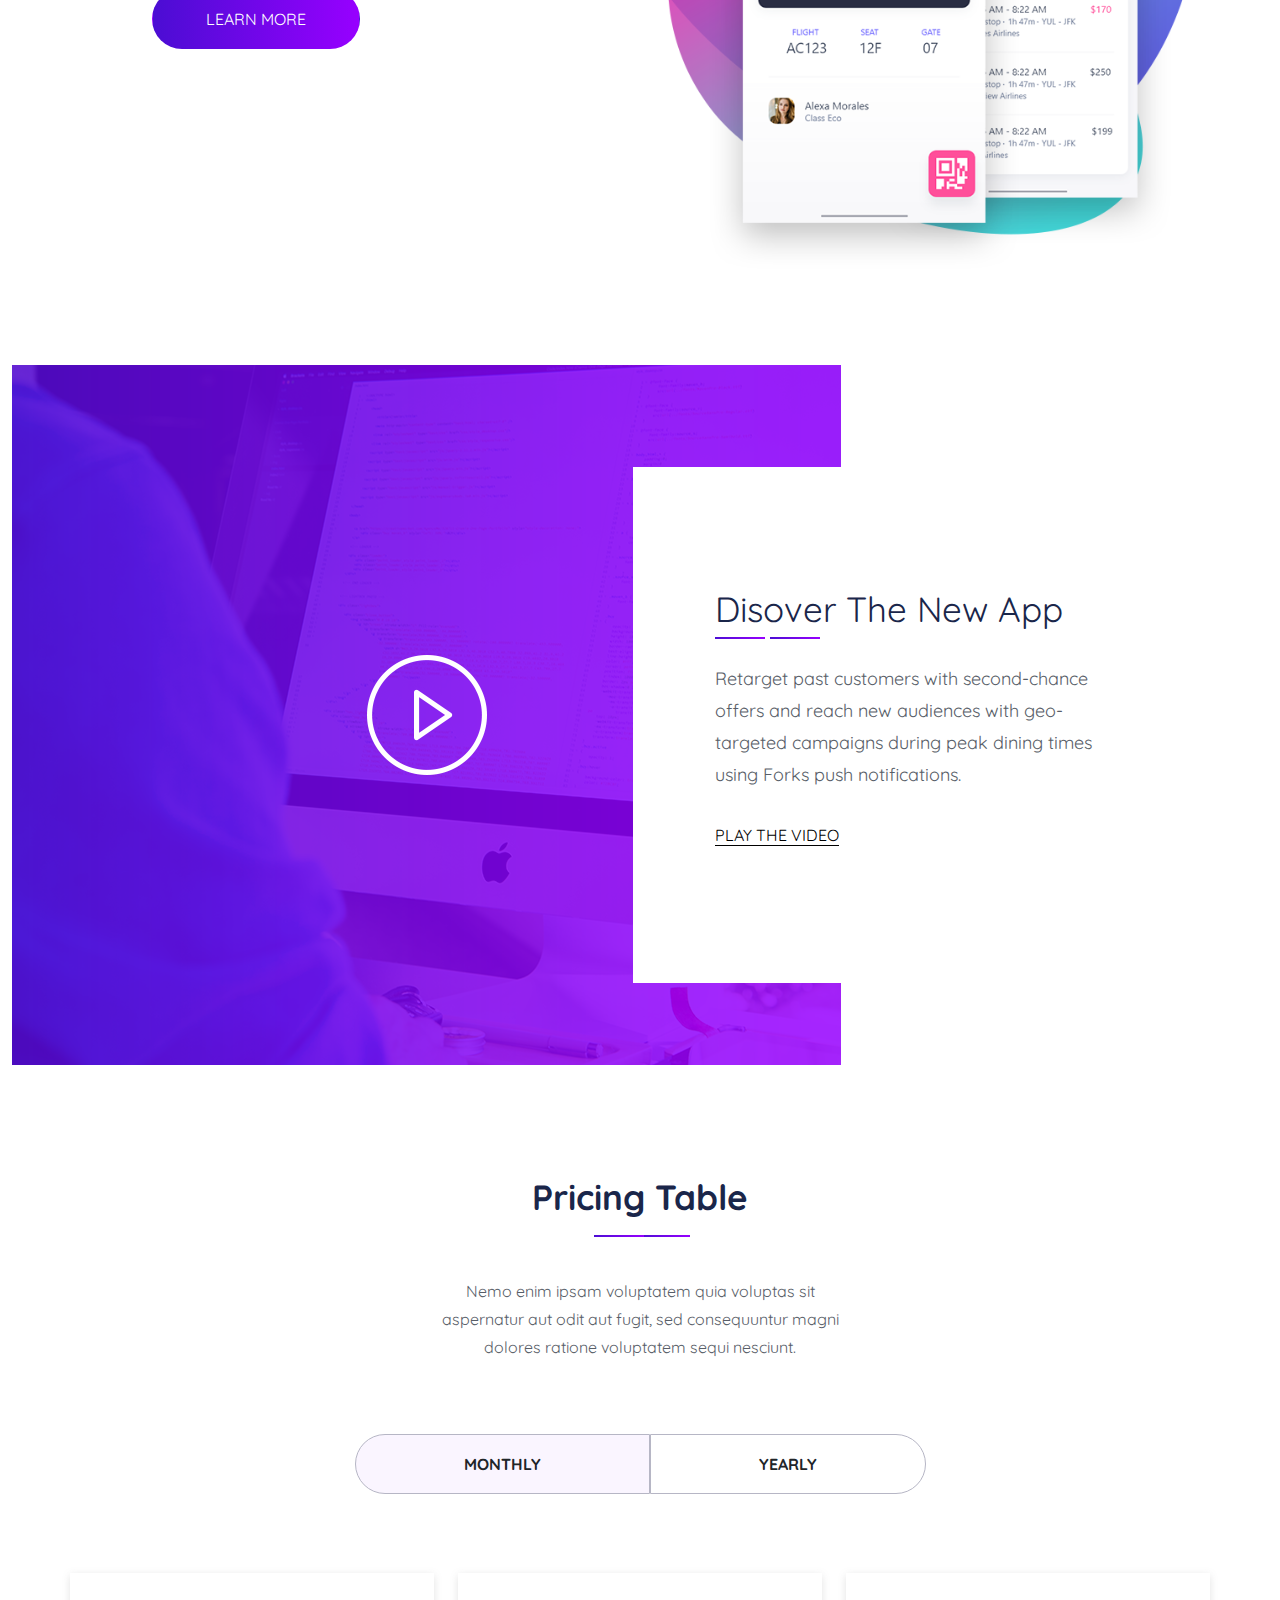
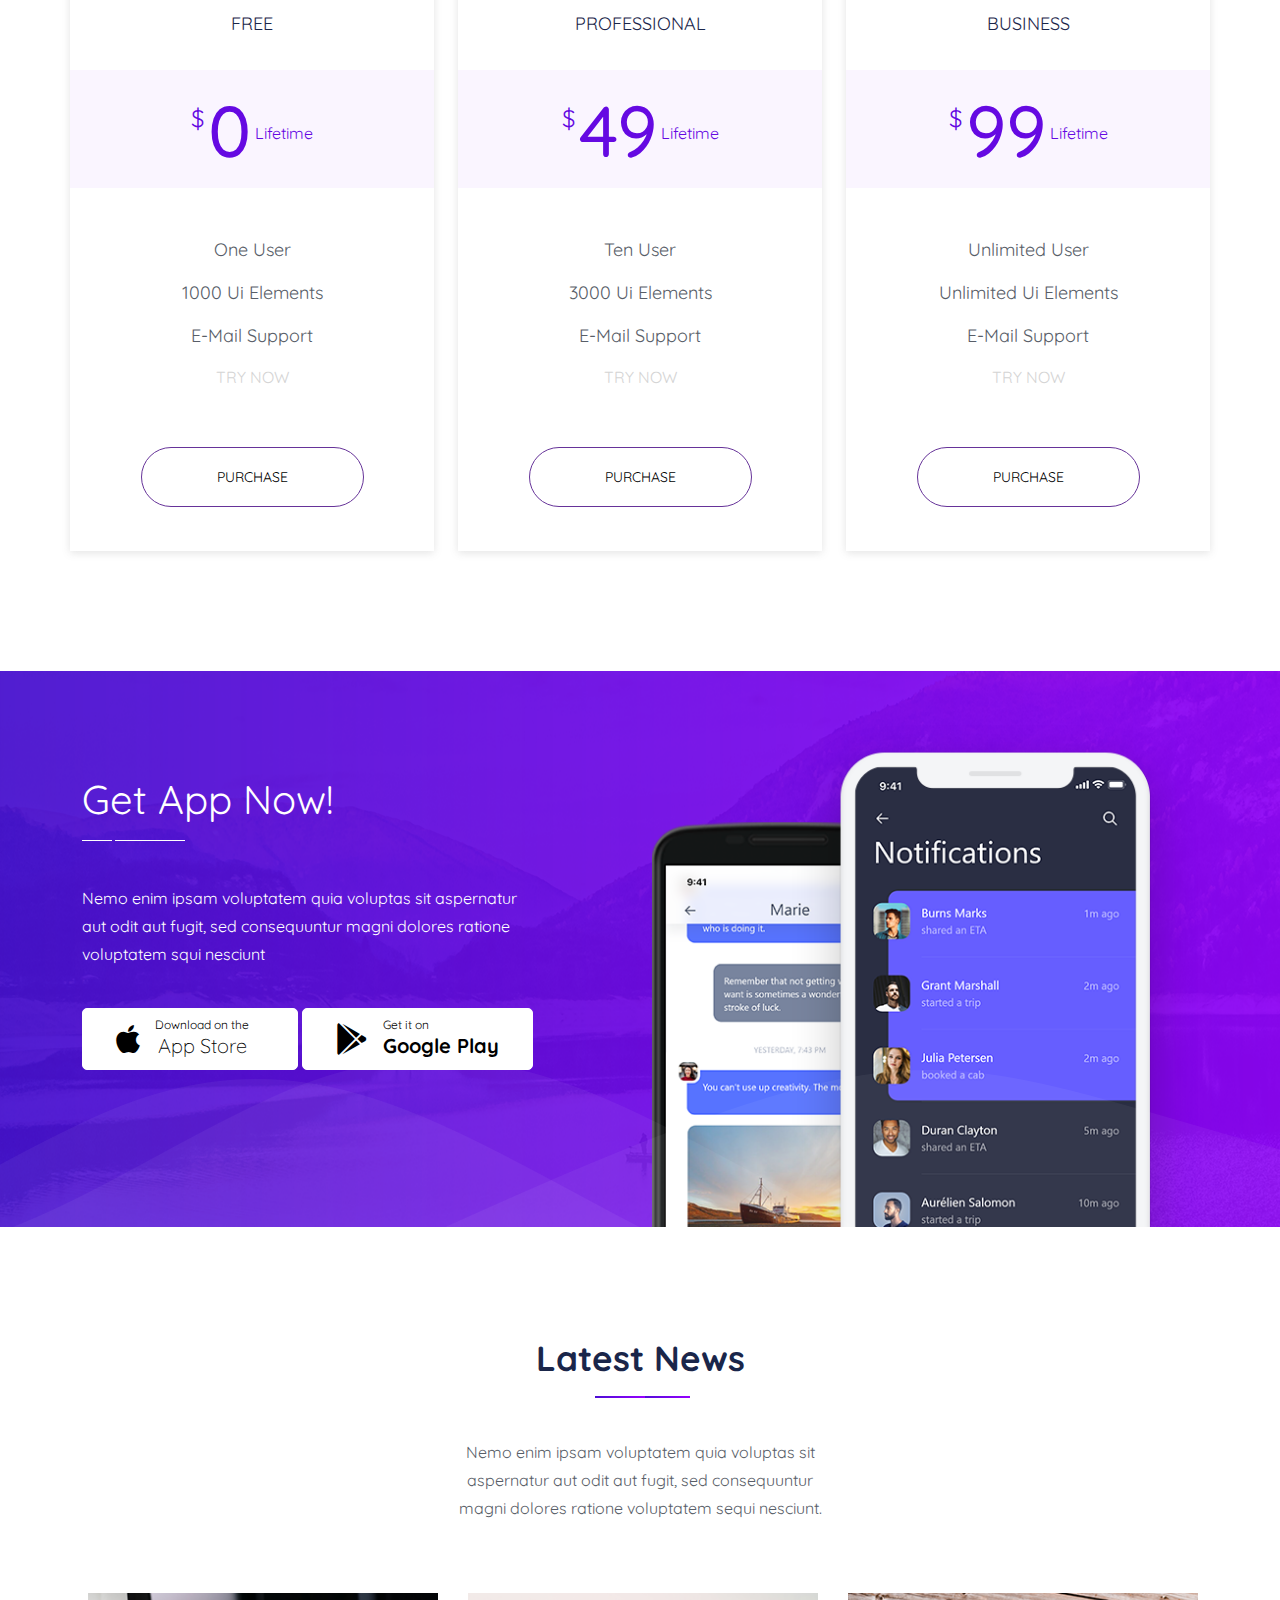
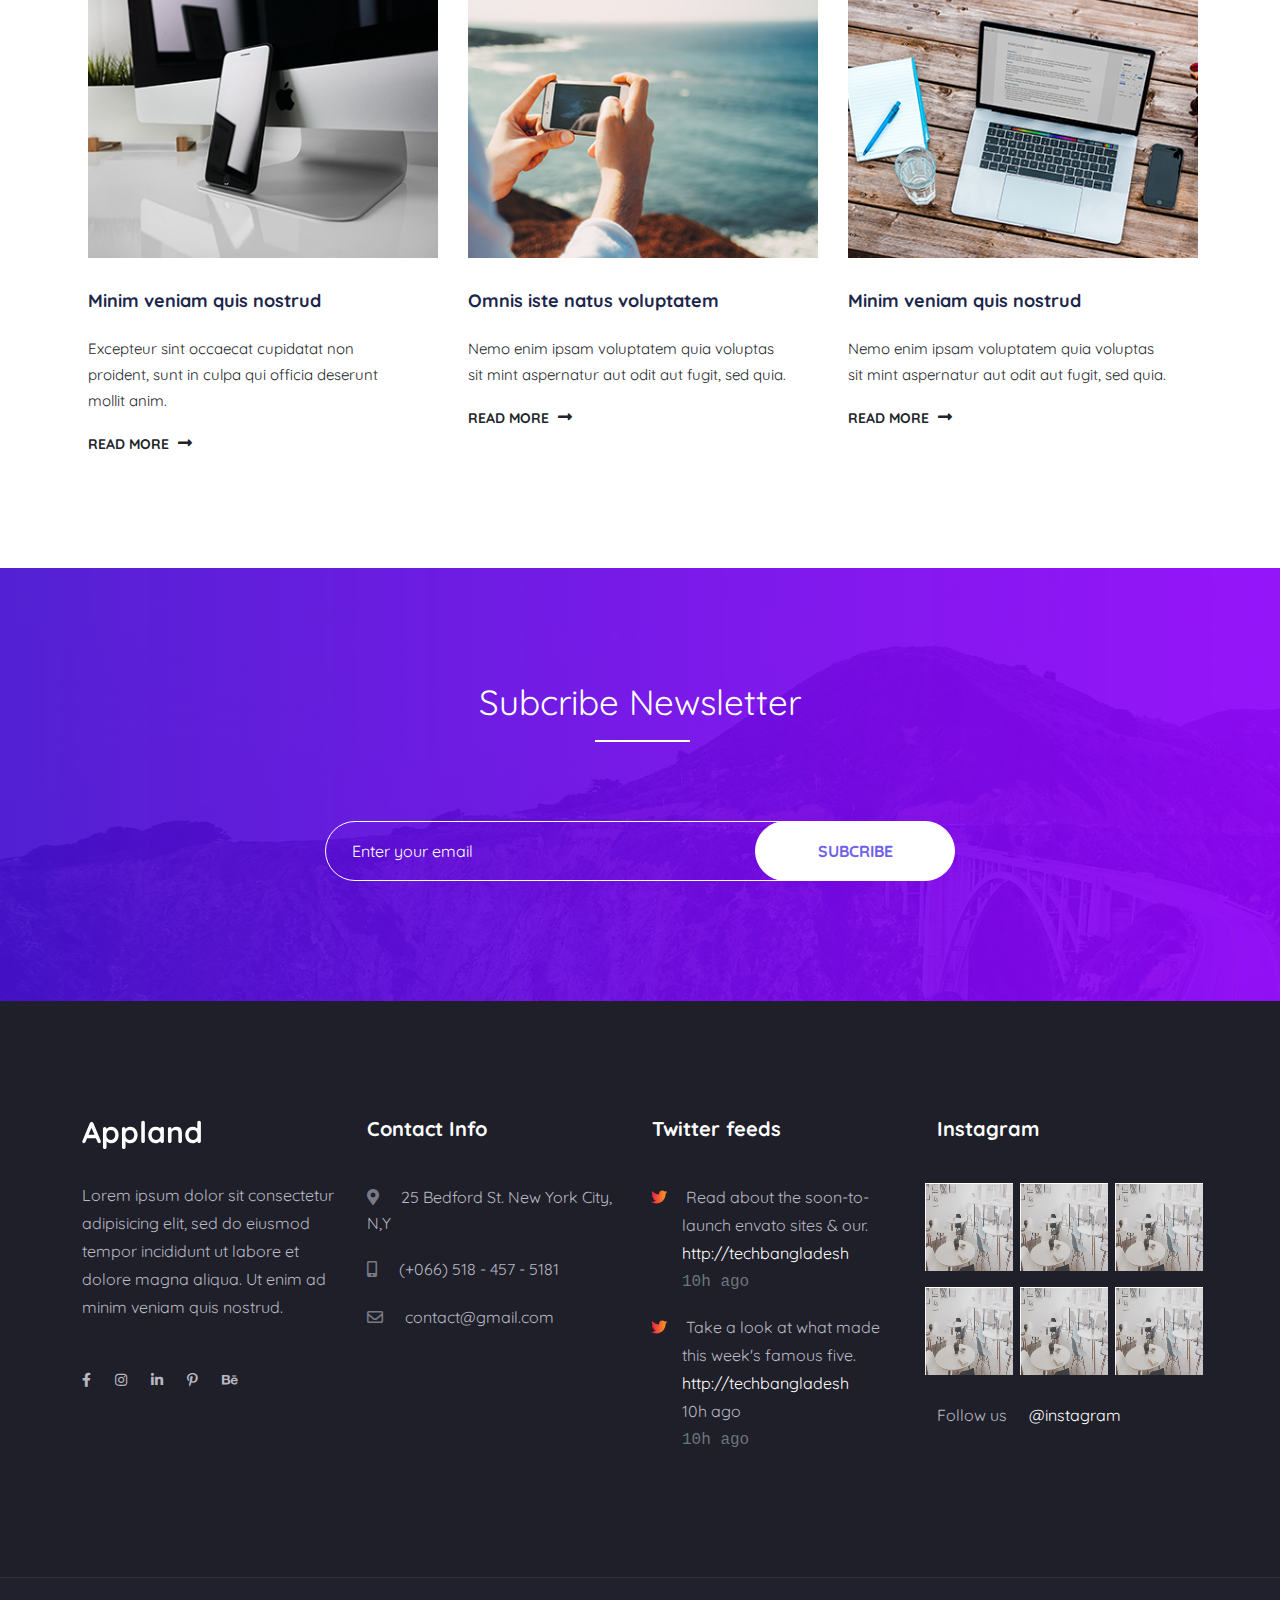
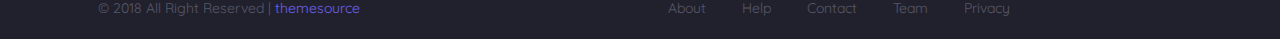
<file: index3.html>
<html lang="en">

<head>
    <meta charset="UTF-8">
    <meta http-equiv="X-UA-Compatible" content="IE=edge">
    <meta name="viewport" content="width=device-width, initial-scale=1.0">
    <title>Appland 3</title>
    <link rel="stylesheet" href="./css/bootstrap.min.css">
    <link rel="stylesheet" href="./css/fontawesome.min.css">
    <link rel="preconnect" href="https://fonts.googleapis.com">
    <link rel="preconnect" href="https://fonts.gstatic.com" crossorigin>
    <link href="https://fonts.googleapis.com/css2?family=Quicksand:wght@400;500;600;700&display=swap" rel="stylesheet">
    <link rel="stylesheet" href="./css/slick-theme.css">
    <link rel="stylesheet" href="./css/slick.css">
    <link rel="stylesheet" href="./css/style.css">
    <link rel="stylesheet" href="./css/query.css">
</head>

<body>
    <main class="main-wrapper">
       <!-- ==========header-area========== -->
        <header class="d-md-block d-none index2">
        <div class="header-top">
            <div class="container-fluid">
                <div class="row justify-content-between">
                    <div class="col-lg-auto col-md-auto">
                        <div class="header-logo">
                            <a href="#index.html">
                                <img src="./images/logo/Contact-logo.png" alt="Header-logo">
                            </a>
                        </div>
                    </div>
                    <div class="col-lg-auto col-md-auto d-flex">
                        <nav class="main-nav">
                            <ul>
                                <li><a href="#">Home</a></li>
                                <li><a href="#">Features</a></li>
                                <li><a href="#">Testimonial</a></li>
                                <li><a href="#">Team</a></li>
                                <li><a href="#">Pricing</a></li>
                                <li><a href="contact.html">Contact</a></li>
                            </ul>
                        </nav>
                        <div class="get-now-btn">
                            <a href="#">Get Now</a>
                        </div>
                    </div>
                </div>
            </div>
        </div>
        </header>
        <!-- ==========mobile-menu========== -->
        <section class="mobile-menu d-md-none d-block">
            <div class="mobile-container">
                <div class="topnav">
                <a href="index4.html" class="active"><img src="./images/logo/Contact-logo.png" alt="Logo Image"></a>
                <div id="myLinks">
                        <li><a href="index4.html">Home</a></li>
                        <li><a href="#">Product</a></li>
                        <li><a href="#">Features</a></li>
                        <li><a href="#">Reviews</a></li>
                        <li><a href="#">Blog</a></li>
                        <li><a href="#contact.html">Contact</a></li>
                </div>
                <a href="javascript:void(0);" class="icon" onclick="navbtnFunction()">
                    <i class="fa fa-bars" onclick="changeIcon(this)"></i>
                </a>
                </div>
            </div>
        </section>
        <!-- ==========banner-area========== -->
        <section class="banner-area home3">
            <div class="container">
                <div class="row">
                    <div class="col-lg-6 col-md-6">
                        <div class="banner-left">
                            <div class="banner-content">
                                <h2 class="banner-heading">Welcome To Appland</h2>
                                <p class="banner-para">Excepteur sint occaecat cupidatat non proident,
                                    sunt in culpa qui officia deserunt mollit anim.
                                </p>
                                <div class="banner-btn">
                                    <button type="button" class="banner-btn1"><a href="#">GET APP NOW</a></button>
                                </div>
                            </div>
                        </div>
                    </div>
                    <div class="col-lg-6 col-md-6">
                        <div class="banner-right">
                            <div class="banner-image home2banner">
                                <img src="./images/banner/h3bmob1.png" alt="Banner Image">
                            </div>
                        </div>
                    </div>
                </div>
            </div>
        </section>
        <!-- ==========powerful-features-area========== -->
        <section class="powerful-features-area home3">
            <div class="container">
                <div class="row">
                    <div class="col-lg-4 col-md-8 pow-image">
                        <img src="./images/banner/h3powfeatures.png" alt="Features Image">
                    </div>
                    <div class="col-lg-8 col-md-12">
                        <div class="row">
                            <div class="pow-features-head">
                                <h3 class="powtitle">Powerful Features</h3>
                                <p class="subtitle">Nemo enim ipsam voluptatem quia voluptas sit aspernatur aut odit aut fugit, sed consequuntur magni dolores ratione voluptatem sequi nesciunt.
                                </p>
                            </div>
                            <div class="col-lg-6 col-md-6 col-sm-6">
                                <div class="pow-single-items">
                                    <div class="pow-image">
                                        <img src="./images/banner/h3pow1.png" alt="Features Image">
                                    </div>
                                    <div class="powimage-title">
                                        <h5>Unlimited Dashboards</h5>
                                    </div>
                                    <div class="pow-image-para">
                                        <p>Lorem ipsum dolor sit amet, consectetur adipisicing elit, sed do eiusmod.
                                        </p>
                                    </div>
                                </div>
                            </div>
                            <div class="col-lg-6 col-md-6 col-sm-6">
                                <div class="pow-single-items">
                                    <div class="pow-image">
                                        <img src="./images/banner/h3pow2.png" alt="Features Image">
                                    </div>
                                    <div class="powimage-title">
                                        <h5>Easily Add New Projects</h5>
                                    </div>
                                    <div class="pow-image-para">
                                        <p>Sed do eiusmod tempor incididunt ut labore dolore magna aliqua.
                                        </p>
                                    </div>
                                </div>
                            </div>
                            <div class="col-lg-6 col-md-6 col-sm-6">
                                <div class="pow-single-items">
                                    <div class="pow-image">
                                        <img src="./images/banner/h3pow3.png" alt="Features Image">
                                    </div>
                                    <div class="powimage-title">
                                        <h5>Track Anithing</h5>
                                    </div>
                                    <div class="pow-image-para">
                                        <p>Consectetur adipisicing elit, sed do eiusmod tempor incididunt labore magna aliqua.
                                        </p>
                                    </div>
                                </div>
                            </div>
                            <div class="col-lg-6 col-md-6 col-sm-6">
                                <div class="pow-single-items">
                                    <div class="pow-image">
                                        <img src="./images/banner/h3pow4.png" alt="Features Image">
                                    </div>
                                    <div class="powimage-title">
                                        <h5>Manage Complex Workflows</h5>
                                    </div>
                                    <div class="pow-image-para">
                                        <p>Lorem ipsum dolor sit amet, consectetur adipisicing elit, sed do eiusmod.
                                        </p>
                                    </div>
                                </div>
                            </div>
                        </div>
                    </div>
                </div>
            </div>
        </section>
        <!-- ==========facilities-area-area========== -->
        <section class="facilities-area text-white">
            <div class="container-fluid">
                <div class="row">
                    <div class="col-lg-4 col-md-4 g-0">
                        <div class="faci-content">
                            <div class="faci-image">
                                <img src="./images/banner/h3faci1.png" alt="">
                            </div>
                            <h5 class="faci-title">Flexible to Use</h5>
                            <p class="facipara">Duis aute irure dolor in reprehenderit in voluptate velit esse cillum dolore eu fugiat nulla pariatur.</p>
                        </div>
                    </div>
                    <div class="col-lg-4 col-md-4 g-0">
                        <div class="faci-content bg-gragient">
                            <div class="faci-image">
                                <img src="./images/banner/h3faci2.png" alt="">
                            </div>
                            <h5 class="faci-title">Fully Responsive</h5>
                            <p class="facipara">Excepteur sint occaecat cupidatat non proident, sunt in culpa qui officia deserunt mollit anim id est laborum.</p>
                        </div>
                    </div>
                    <div class="col-lg-4 col-md-4 g-0">
                        <div class="faci-content bg-garo">
                            <div class="faci-image">
                                <img src="./images/banner/h3faci3.png" alt="">
                            </div>
                            <h5 class="faci-title">Easy To Customize</h5>
                            <p class="facipara">Sed ut perspiciatis unde omnis iste natus error sit voluptatem accusantium doloremque laudantium.</p>
                        </div>
                    </div>
                </div>
            </div>
        </section>
        <!-- ==========analytics-area========== -->
        <section class="analytics-area">
            <div class="container">
                <div class="row">
                    <div class="col-lg-6">
                        <div class="analytics-image">
                            <img src="./images/banner/h3analytics1.png" alt="Features Image">
                        </div>
                    </div>
                    <div class="col-lg-6">
                        <div class="analytics-content">
                            <h3 class="powtitle">Data Analytics</h3>
                            <div class="analytics-para">
                                <p class="pt-3">Excepteur sint occaecat cupidatat non proident, sunt in culpa qui officia deserunt mollit anim id est laborum.</p>
                                <p class="py-2">Enterprise reporting and tiered access organizes administrative users into hierarchical groups, creating relevant access levels for each user account.</p>
                            </div>
                            <div class="banner-btn">
                                <button type="button" class="powbtn"><a href="#">LEARN MORE</a></button>
                            </div>
                        </div>
                    </div>
                </div>
                <div class="row">
                    <div class="col-lg-6">
                        <div class="analytics-content">
                            <h3 class="powtitle">Seamless Loyalty</h3>
                            <div class="analytics-para analytics-para2">
                                <p class="pt-3">Duis aute irure dolor in reprehenderit in voluptate velit esse cillum dolore eu fugiat nulla pariatur. Excepteur sint occaecat cupidatat non proident, sunt in culpa qui officia deserunt mollit anim id est laborum.
                                </p>
                            </div>
                            <div class="banner-btn">
                                <button type="button" class="powbtn"><a href="#">LEARN MORE</a></button>
                            </div>
                        </div>
                    </div>
                    <div class="col-lg-6">
                        <div class="analytics-image">
                            <img src="./images/banner/h3analytics2.png" alt="Features Image">
                        </div>
                    </div>
                </div>
            </div>
        </section>
        <!-- ==========disover-area========== -->
        <section class="disover-area home3">
            <div class="container-fluid">
                <div class="row">
                    <div class="col-lg-8 col-md-8">
                        <div class="video-player-content">
                            <div class="o-video">
                                <iframe src="https://www.youtube.com/embed/Kch8n4tcOZQ" height="240" allowfullscreen></iframe>
                            </div>
                            <img onclick="videooverlyFunction()" src="./images/banner/videobg.png" alt="Video Image" id="videobg">
                            
                        </div>
                    </div>
                    <div class="col-lg-4 col-md-4 d-none d-md-block">
                        <div class="vedio-right-content">
                            <div class="analytics-content">
                                <h3 class="powtitle fw-normal">Disover The New App</h3>
                                <div class="analytics-para py-3">
                                    <p>Retarget past customers with second-chance offers and reach new audiences with geo-targeted campaigns during peak dining times using Forks push notifications.</p>
                                </div>
                                <div class="play-the-btn">
                                    <a href="#">PLAY THE VIDEO</a>
                                </div>
                            </div>
                        </div>
                    </div>
                </div>
            </div>
        </section>
        <!-- ==========pricing-area========== -->
        <section class="pricing-area">
            <div class="container gx-md-0">
                <div class="row">
                    <div class="col-lg-12">
                        <div class="section-title">
                            <h3 class="main-heading powtitle">Pricing Table</h3>
                            <p class="sub-heading">Nemo enim ipsam voluptatem quia voluptas sit aspernatur aut odit aut fugit, sed consequuntur magni dolores ratione voluptatem sequi nesciunt.
                            </p>
                        </div>
                    </div>
                </div>
                <div class="row">
                    <div class="col-xl-12">
                        <div class="review-tab-wrapper">
                            <ul class="nav nav-tabs" id="myTab" role="tablist">
                                <li class="nav-item" role="presentation">
                                    <button class="nav-link pricing fw-bold active text-dark" id="description-tab" data-bs-toggle="tab" data-bs-target="#description-tab-pane" type="button" role="tab" aria-controls="description-tab-pane" aria-selected="false">MONTHLY</button>
                                </li>
                                <li class="nav-item" role="presentation">
                                    <button class="nav-link pricing2 fw-bold text-dark" id="review-tab" data-bs-toggle="tab" data-bs-target="#review-tab-pane" type="button" role="tab" aria-controls="review-tab-pane" aria-selected="false">YEARLY</button>
                                </li>
                            </ul>
                            <div class="tab-content" id="myTabContent">
                                <div class="tab-pane fade" id="review-tab-pane" role="tabpanel" aria-labelledby="review-tab" tabindex="0">
                                    <div class="product-review-body">
                                        <div class="row">
                                            <div class="col-xl-4 col-lg col-md-4">
                                                <div class="pricing-content">
                                                    <p class="price-model">FREE</p>
                                                    <div class="price-highlight">
                                                        <sup> $</sup>
                                                        <sub class="model-rate">0</sub>
                                                        <span class="limit-time">Lifetime</span>
                                                    </div>
                                                    <p class="user-limit">one user</p>
                                                    <p class="elementlimit">1000 ui elements</p>
                                                    <p class="support-limit">E-mail support</p>
                                                    <p class="try">TRY NOW</p>
                                                    <div class="pricing-btn">
                                                        <a href="#"><button type="button">PURCHASE</button></a>
                                                    </div>
                                                </div>
                                            </div>
                                            <div class="col-xl-4 col-lg col-md-4">
                                                <div class="pricing-content">
                                                    <p class="price-model">PROFESSIONAL</p>
                                                    <div class="price-highlight">
                                                        <sup> $</sup>
                                                        <sub class="model-rate">49</sub>
                                                        <span class="limit-time">Lifetime</span>
                                                    </div>
                                                    <p class="user-limit">Ten user</p>
                                                    <p class="elementlimit">3000 ui elements</p>
                                                    <p class="support-limit">E-mail support</p>
                                                    <p class="try">TRY NOW</p>
                                                    <div class="pricing-btn">
                                                        <a href="#"><button type="button">PURCHASE</button></a>
                                                    </div>
                                                </div>
                                            </div>
                                            <div class="col-xl-4 col-lg col-md-4">
                                                <div class="pricing-content">
                                                    <p class="price-model">BUSINESS</p>
                                                    <div class="price-highlight">
                                                        <sup> $</sup>
                                                        <sub class="model-rate">99</sub>
                                                        <span class="limit-time">Lifetime</span>
                                                    </div>
                                                    <p class="user-limit">Unlimited user</p>
                                                    <p class="elementlimit">unlimited ui elements</p>
                                                    <p class="support-limit">E-mail support</p>
                                                    <p class="try">TRY NOW</p>
                                                    <div class="pricing-btn">
                                                        <a href="#"><button type="button">PURCHASE</button></a>
                                                    </div>
                                                </div>
                                            </div>
                                        </div>
                                    </div>
                                </div>
                                <div class="tab-pane fade show active" id="description-tab-pane" role="tabpanel" aria-labelledby="description-tab" tabindex="0">
                                    <div class="product-description-body">
                                        <div class="row">
                                            <div class="col-xl-4 col-lg-4 col-md-4">
                                                <div class="pricing-content">
                                                    <p class="price-model">FREE</p>
                                                    <div class="price-highlight">
                                                        <sup> $</sup>
                                                        <sub class="model-rate">0</sub>
                                                        <span class="limit-time">Lifetime</span>
                                                    </div>
                                                    <p class="user-limit">one user</p>
                                                    <p class="elementlimit">1000 ui elements</p>
                                                    <p class="support-limit">E-mail support</p>
                                                    <p class="try">TRY NOW</p>
                                                    <div class="pricing-btn">
                                                        <a href="#"><button type="button">PURCHASE</button></a>
                                                    </div>
                                                </div>
                                            </div>
                                            <div class="col-xl-4 col-lg-4 col-md-4">
                                                <div class="pricing-content">
                                                    <p class="price-model">PROFESSIONAL</p>
                                                    <div class="price-highlight">
                                                        <sup> $</sup>
                                                        <sub class="model-rate">49</sub>
                                                        <span class="limit-time">Lifetime</span>
                                                    </div>
                                                    <p class="user-limit">Ten user</p>
                                                    <p class="elementlimit">3000 ui elements</p>
                                                    <p class="support-limit">E-mail support</p>
                                                    <p class="try">TRY NOW</p>
                                                    <div class="pricing-btn">
                                                        <a href="#"><button type="button">PURCHASE</button></a>
                                                    </div>
                                                </div>
                                            </div>
                                            <div class="col-xl-4 col-lg-4 col-md-4">
                                                <div class="pricing-content">
                                                    <p class="price-model">BUSINESS</p>
                                                    <div class="price-highlight">
                                                        <sup> $</sup>
                                                        <sub class="model-rate">99</sub>
                                                        <span class="limit-time">Lifetime</span>
                                                    </div>
                                                    <p class="user-limit">Unlimited user</p>
                                                    <p class="elementlimit">unlimited ui elements</p>
                                                    <p class="support-limit">E-mail support</p>
                                                    <p class="try">TRY NOW</p>
                                                    <div class="pricing-btn">
                                                        <a href="#"><button type="button">PURCHASE</button></a>
                                                    </div>
                                                </div>
                                            </div>
                                        </div>
                                    </div>
                                </div>
                                
                            </div>
                        </div>
                    </div>
                </div>
            </div>
        </section>
        <!-- ==========app-area========== -->
        <section class="app-area home3">
            <div class="container">
                <div class="row">
                    <div class="col-lg-6 col-md-6">
                        <div class="app-left-content">
                            <div class="app-heading">
                                <h4 class="fw-normal">Get App Now!</h4>
                            </div>
                            <div class="app-para">
                                <p>Nemo enim ipsam voluptatem quia voluptas sit aspernatur aut odit aut fugit, sed
                                    consequuntur magni dolores ratione voluptatem squi nesciunt</p>
                            </div>
                            <div class="app-btn">
                                <button type="button"><a href="#" class="app-btn1 marg-right">
                                        <div class="app-apple-icon">
                                            <i class="fa-brands fa-apple"></i>
                                        </div>
                                        <div class="download">
                                            <div class="app-btn-para">Download on the</div>
                                            <h5 class="app-btn-store fw-light">App Store</h5>
                                        </div>
                                    </a>
                                </button>
                                <button type="button"><a href="#" class="app-btn1 marg-left">
                                        <div class="app-apple-icon">
                                            <i class="fa-brands fa-google-play"></i>
                                        </div>
                                        <div class="download">
                                            <div class="app-btn-para text-sm-start">Get it on</div>
                                            <h5 class="app-btn-store">Google Play</h5>
                                        </div>
                                    </a></button>
                            </div>
                        </div>
                    </div>
                    <div class="col-lg-6 col-md-6">
                        <div class="app-image">
                            <img src="./images/banner/Home3app.png" alt="App Image">
                        </div>
                    </div>
                </div>
            </div>
        </section>
        <!-- ==========blog-area========== -->
        <section class="blog-area home3 pricing-area">
            <div class="container">
                <div class="row">
                    <div class="col-lg-12">
                        <div class="section-title">
                            <h3 class="main-heading powtitle">Latest News</h3>
                            <p class="sub-heading">Nemo enim ipsam voluptatem quia voluptas sit aspernatur aut odit aut fugit, sed consequuntur magni dolores ratione voluptatem sequi nesciunt.
                            </p>
                        </div>
                    </div>
                </div>
                <div class="row">
                    <div class="col-lg-4 col-md-4">
                        <div class="single-blog-content">
                            <div class="blog-image">
                                <img src="./images/blog//home3blog1.png" alt="Blog Image">
                            </div>
                            <div class="blog-pdetails">
                                <h5 class="home3-blog-title fw-bold pt-0">Minim veniam quis nostrud</h5>
                                
                                <p class="fw-normal text-dark">Excepteur sint occaecat cupidatat non proident, sunt in culpa qui officia deserunt mollit anim.</p>
                                <div class="red-more-btn">
                                    <a href="#" class="text-dark fw-bold">read more </a>
                                    <i class="fa-solid fa-right-long text-dark fw-bold"></i>
                                </div>
                            </div>
                        </div>
                    </div>
                    <div class="col-lg-4 col-md-4">
                        <div class="single-blog-content">
                            <div class="blog-image">
                                <img src="./images/blog//home3blog2.png" alt="Blog Image">
                            </div>
                            <div class="blog-pdetails">
                                <h5 class="home3-blog-title fw-bold pt-0">Omnis iste natus voluptatem</h5>
                                
                                <p class="fw-normal text-dark">Nemo enim ipsam voluptatem quia voluptas sit mint aspernatur aut odit aut fugit, sed quia.</p>
                                <div class="red-more-btn">
                                    <a href="#" class="text-dark fw-bold">read more </a>
                                    <i class="fa-solid fa-right-long text-dark fw-bold"></i>
                                </div>
                            </div>
                        </div>
                    </div>
                    <div class="col-lg-4 col-md-4">
                        <div class="single-blog-content">
                            <div class="blog-image">
                                <img src="./images/blog//home3blog3.png" alt="Blog Image">
                            </div>
                            <div class="blog-pdetails">
                                <h5 class="home3-blog-title fw-bold pt-0">Minim veniam quis nostrud</h5>
                                
                                <p class="fw-normal text-dark">Nemo enim ipsam voluptatem quia voluptas sit mint aspernatur aut odit aut fugit, sed quia.</p>
                                <div class="red-more-btn">
                                    <a href="#" class="text-dark fw-bold">read more </a>
                                    <i class="fa-solid fa-right-long text-dark fw-bold"></i>
                                </div>
                            </div>
                        </div>
                    </div>
                </div>
            </div>
        </section>
        <!-- ==========newsletter-area========= -->
        <section class="home3 newsletter-area pricing-area">
            <div class="container">
                <div class="row">
                    <div class="section-title">
                        <h3 class="main-heading powtitle fw-normal text-white">Subcribe Newsletter</h3>
                    </div>
                    <div class="newsletter-input">
                        <input type="text" placeholder="Enter your email">
                        <input type="submit" value="SUBCRIBE" class="submit-btn">
                    </div>
                </div>
            </div>
        </section>
        <!-- ==========footer-area========= -->
        <footer>
            <div class="footer-top home3">
                <div class="container">
                    <div class="row footer-top">
                        <div class="col-lg-3 col-md-6">
                            <div class="footer-content1">
                                <div class="f-title blog-gradient">
                                    <a href="#">Appland</a>
                                </div>
                                <div class="footer-text">
                                    <p>Lorem ipsum dolor sit consectetur adipisicing elit, sed do eiusmod tempor incididunt
                                        ut labore et dolore magna aliqua. Ut enim ad minim veniam quis nostrud.
                                    </p>
                                </div>
                                <div class="footer-social-icon">
                                    <li><i class="fa-brands fa-facebook-f"></i></li>
                                    <li><i class="fa-brands fa-instagram"></i></li>
                                    <li><i class="fa-brands fa-linkedin-in"></i></li>
                                    <li><i class="fa-brands fa-pinterest-p"></i></li>
                                    <li><i class="fa-brands fa-behance"></i><li>
                                </div>
                            </div>
                        </div>
                        <div class="col-lg-3 col-md-6">
                            <div class="footer-content2">
                                <div class="f-title">
                                    <h5>Contact Info</h5>
                                </div>
                                <div class="f-text">
                                    <li>
                                        <i class="fa-solid fa-location-dot "></i>
                                        <span>25 Bedford St.
                                        New York City, N,Y</span>
                                    </li>
                                    <li>
                                       <i class="fa-solid fa-mobile-screen-button"></i> 
                                        <span>(+066) 518 - 457 - 5181</span>
                                    </li>
                                    <li>
                                        <i class="fa-regular fa-envelope"></i>
                                        <span>contact@gmail.com</span>
                                    </li>
                                </div>
                            </div>
                        </div>
                        <div class="col-lg-3 col-md-6">
                            <div class="footer-content3">
                                <div class="f-title">
                                    <h5>Twitter feeds</h5>
                                </div>
                                <div class="f-text">
                                    <li class="pb-3 twitter-gradient">
                                        <i class="fa-brands fa-twitter"></i>
                                        <span>Read about the soon-to-launch  envato sites & our. 
                                            <a class="text-white d-block" href="#">http://techbangladesh</a>
                                        </span>
                                        <code class="text-muted d-block">10h ago</code>
                                    </li>
                                    <li class="twitter-gradient">
                                        <i class="fa-brands fa-twitter"></i>
                                        <span>Take a look at what made this week's famous five. 
                                            <a class="text-white d-block" href="#">http://techbangladesh</a>
                                            10h ago
                                        </span>
                                        <code class="text-muted d-block">10h ago</code>
                                </div>
                            </div>
                        </div>
                        <div class="col-lg-3 col-md-6">
                            <div class="footer-content4">
                                <div class="f-title">
                                    <h5>Instagram</h5>
                                </div>
                                <div class="f-text">
                                    <div class="row">
                                        <div class="col-sm-4 gx-0">
                                            <a href="#"><img src="./images/blog/blog1.png" alt="Blog Image"></a>
                                        </div>
                                        <div class="col-sm-4 gx-0">
                                            <a href="#"><img src="./images/blog/blog1.png" alt="Blog Image"></a>
                                        </div>
                                        <div class="col-sm-4 gx-0">
                                            <a href="#"><img src="./images/blog/blog1.png" alt="Blog Image"></a>
                                        </div>
                                        <div class="col-sm-4 gy-3 gx-0">
                                            <a href="#"><img src="./images/blog/blog1.png" alt="Blog Image"></a>
                                        </div>
                                        <div class="col-sm-4 gy-3 gx-0">
                                            <img src="./images/blog/blog1.png" alt="Blog Image">
                                        </div>
                                        <div class="col-sm-4 gy-3 gx-0">
                                            <a href="#"><img src="./images/blog/blog1.png" alt="Blog Image"></a>
                                        </div>
                                    </div>
                                    
                                </div>
                                <li>
                                    <span>Follow us <a href="#">@instagram</a></span>
                                </li>
                            </div>
                        </div>
                    </div>
                </div>
            </div>
            <div class="footer-bottom">
                <div class="container">
                    <div class="row">
                        <div class="col-lg-6 col-md-5">
                            <div class="footer-bottom-left">
                                <span href="#">© 2018 All Right Reserved | <a href="#">themesource</a></span>
                            </div>
                        </div>
                        <div class="col-lg-6 col-md-7">
                            <nav class="footer-menu">
                                <ul>
                                    <li><a href="#">About</a></li>
                                    <li><a href="#">Help</a></li>
                                    <li><a href="#">Contact</a></li>
                                    <li><a href="#">Team</a></li>
                                    <li><a href="#">Privacy</a></li>
                                </ul>
                            </nav>
                        </div>
                    </div>
                </div>
            </div>
        </footer>

    </main>

    <script src="./js/jquery.js"></script>
    <script src="./js/jquery-ui.min.js"></script>
    <script src="./js/slick.min.js"></script>
    <script src="./js/bootstrap.bundle.min.js"></script>
    <script src="./js/bootstrap.min.js"></script>
    <script src="./js/script.js"></script>
</body>

</html>
</file>
<file: css/style.css>
:root {
    --dark: #000000;
    --theme: #6f62ea;
    --footbg: #1f1f2a;
    --mata: #797988;
    --para: #282835;
    --white: #ffffff;
}
/* ==========golbal-style ========== */
html, body{
    scroll-behavior: smooth;
    overflow-x: hidden;
}
body{
    font-family: 'Lato', sans-serif;
    font-family: 'Quicksand', sans-serif;

}

h1,h2,h3,h4,h5{
    font-weight: bold;
}
*{
    box-sizing: border-box;
    margin: 0;
    padding: 0;
}
ul{
    margin: 0;
    padding: 0;
}
a{
    text-decoration: none;
}
li{
    list-style: none;
}
img{
    width: 100%;
}
.main-heading {
    color: var(--para);
    font-size: 36px;
    line-height: 28px;
    margin-bottom: 18px;
    text-align: center;
}
.sub-heading{
    color: var(--para);
    font-size: 16px;
    font-weight: 400;
    line-height: 28px;
    text-align: center;
}

/* ==========header-area ========== */

.header-top{
    left: 0;
    min-height: 80px;
    position: absolute;
    width: 100%;
}
.header-top .row{
    align-items: center;
}

.header-top .container-fluid {
    padding: 0px 80px;
}

.header-logo a img{
    max-width: 100px;
}

.main-nav ul li {
    display: inline-block;
    list-style: none;
    padding: 57px 26px;
}
.main-nav ul li a{
    color: var(--white);
    font-size: 14px;
    font-weight: 400;
    position: relative;
}
.main-nav ul li a::before{
    background-color: var(--white);
    bottom: -10px;
    content: "";
    height: 2px;
    left: 0;
    position: absolute;
    transform: scaleX(0);
    transition: all .3s;
    width: 100%;
}
.main-nav ul li a:hover::before{
    transform: scaleX(1);
}
.get-now-btn {
    align-items: center;
    display: flex;
}
.get-now-btn a {
    border-radius: 30px;
    color: var(--white);
    display: inline-block;
    font-size: 14px;
    font-weight: bold;
    margin-left: 33px;
    outline: 1px solid var(--white);
    padding: 9px 41px;
    transition: all .5s;
}
.get-now-btn :hover{
    background-color: var(--white);
    color: var(--dark);
}

/* ==========mobile menu area========== */

.mobile-container {
    margin: auto;
    color: white;
    background-color: transparent;
    border-radius: 10px;
  }
  
  .topnav {
    overflow: hidden;
    background-color: #000000;
    position: relative;
    z-index: 9999;
}
  
  .topnav #myLinks {
    display: none;
    text-align: center;
  }
  
  .topnav a {
    color: white;
    padding: 14px 16px;
    text-decoration: none;
    font-size: 17px;
    display: block;
  }
  
  .topnav a.icon {
    background: #000000;
    display: block;
    position: absolute;
    right: 0;
    top: 0;
  }
  
  .topnav a:hover {
  }
  
.mobile-container .active {
    background-color: #000000;
    color: white;
  }
/* ==========banner-area ========== */
.banner-area {
    background-image: url("../images/shape/shape01.png");
    background-repeat: no-repeat;
    padding-bottom: 297px;
    background-size: contain;
}
.index2.banner-area {
    background-size: cover;
    padding-bottom: 230px;
}
.banner-content .banner-heading {
    color: var(--dark);
    font-size: 60px;
    font-weight: 600;
    line-height: 70px;
    padding-bottom: 20px;
}
.banner-content .banner-para{
    color: var(--para);
    font-size: 18px;
    line-height: 30px;
    padding-bottom: 33px;
}
.banner-area .banner-left{
    margin-top: 45%;
}
.banner-content{
    padding-right: 155px;
}
.banner-right {
    margin: 110px 25px 0 0px;
}
.index2 .banner-right {
    margin: 233px 25px 0 0px;
}
.banner-btn button{
    background: transparent;
    border: none;
    position: relative;
}
.banner-btn .banner-btn1 a{
    border: none;
    box-shadow: #dbd1ec 0px 18px 36px 6px;
    border-radius: 30px;
    background-color: var(--theme);
    color: var(--white);
    font-size: 16px;
    display: inline-block;
    margin-right: 20px;
    outline: 1px solid transparent;
    padding: 17px 53px;
    text-transform: capitalize;
    transition: all .4s;
}
.banner-btn .banner-btn1 a:hover{
    background-color: transparent;
    color: var(--theme);
    outline: 1px solid var(--theme);
}
.banner-btn .banner-btn2 a{
    border: none;
    box-shadow: none;
    background-color: transparent;
    color: #5d58f7;
    font-size: 16px;
    font-weight: bold;
    
}
.banner-btn .banner-btn2 a::before{
    bottom:-5px;
    background-color: var(--theme);
    content: "";
    display: inline;
    left: 0;
    position: absolute;
    height: 1px;
    width: 100%;
    transition: all .4s;
    transform: scaleY(1);
}
.banner-btn .banner-btn2 a:hover::before{
    transform: scaleY52 (1);
    width: 0;
}

/* ==========Features-area ========== */
.features-area {
    background-size: contain;
    background-image: url(../images/shape/fshape2.png);
    background-repeat: no-repeat;
    margin-bottom: 33px;
    position: relative;
    padding: 78px 0 170px 0;
}
.features-area .row {
    background-color: var(--white);
    box-shadow: rgba(149, 157, 165, 0.2) 0px 8px 24px;
    padding: 47px 0 99px 0;
}
.main-heading{
    font-size: 36px;
}
.sub-heading{
    font-size: 16px;
    line-height: 28px;
}
.features-icon {
    left: 0;
    height: 173px;
    margin-bottom: 38px;
    margin: auto;
    position: relative;
    top: 0;
    width: 130px;
}
.section-title {
    margin-bottom: 85px;
    margin-top: 76px;
}
.features-content{
    margin-top: 40px;
    text-align: center;
}
.features-heading{
    color: #282835;
    font-size: 20px;
    font-weight: 600;
    margin-bottom: 12px;
}
.features-para{
    color: var(--para);
    font-size: 16px;
    line-height: 28px;
    padding: 0 56px;
}

/* ==========functionalities-area ========== */
.functionalities-area {
    margin-top: 7px;
}
.func-left-content {
    left: 0;
    position: relative;
    top: 21%;
}
.fun-mid-content {
    padding-left: 244px;
}
.fun-mid-content .func-para p {
    color: var(--para);
    font-size: 16px;
    line-height: 30px;
    padding: 0px 0px 50px 0;
}
.func-icon{}
.func-icon i{
    color: #fb8e1b;
    font-size: 57px;
    margin-bottom: 25px;
}
.func-heading h3{
    color: var(--mata);
    font-size: 22px;
    line-height: 34px;
    margin-bottom: 15px;
    padding: 0 255px 0 0;
}
.fun-mid-content .func-heading h3 {
    padding: 0 0px 0 0;
}
.func-para p {
    color: var(--para);
    font-size: 16px;
    line-height: 30px;
    padding: 0px 245px 50px 0;
}
.func-right-image {
    margin-bottom: 67px;
}
.lcolor-icon i{
    color: #55c6c8;
}
.func-right-image.mb-150{
    margin-bottom: 150px;
}

/* ==========awesome-features-area ========== */
.awesome-features-area {
    background-color: #f8f8ff;
    padding: 20px 0 60px 0;
}
.awesome-features-area .section-title{
    margin-bottom: 76px;
}
.awesome-content{
    padding-bottom: 70px;
}
.awesome-icon{
    background-color: #5d58f7;
    border-radius: 50%;
    height: 65px;
    margin-bottom: 32px;
    text-align: center;
    width: 65px;
}
.awesome-icon i{ 
    color: var(--white);
    font-size: 26px;
    line-height: 65px;
    text-align: center;
}
 .awesome-heading{
    color: #71777f;
    font-size: 20px;
    font-weight: 400;
    line-height: 34px;
    padding-bottom: 5px;
 }
 .awesome-para {
    color: var(--mata);
    font-size: 16px;
    line-height: 28px;
    padding-right: 67px;
}

.awfeatures-image img{
    margin-left: 47px;
}


/* ==========blog-area ========== */
.blog-area {
    padding: 43px 0px 100px 0;
}
.blog-area .section-title {
    margin-bottom: 55px;
    font-weight: 500;
}
.blog-right-content {
    padding: 15px 64px 0 25px;
}
.blog-area .blog-image{
    padding-bottom: 50px;
}
.blog-right-content{}
.blog-right-content span {
    color: var(--mata);
    display: inline-block;
    font-size: 15px;
    line-height: 34px;
    padding-bottom: 10px;
}
.blog-right-content .post-date{}
.blog-heading h4 {
    color: var(--para);
    font-size: 26px;
    line-height: 36px;
    padding-bottom: 18px;
}
.blog-para{
    color: var(--mata);
    font-size: 16px;
    line-height: 28px;
    padding-bottom: 15px;
}
/* ==========app area ========== */
.app-area {
    background-color: var(--theme);
    background-color: #5d58f7;
    color: var(--white);
    padding-top: 54px;
    position: relative;
}
.app-heading {
    padding-bottom: 49px;
    position: relative;
}
.app-heading::after{
    bottom: 43px;
    background-color: var(--white);
    content: "";
    height: 1px;
    left: 0;
    position: absolute;
    width: 30px;
}
.app-heading::before {
    bottom: 43px;
    background-color: var(--white);
    content: "";
    height: 1px;
    left: 33px;
    position: absolute;
    width: 70px;
}
.app-btn1.marg-right:hover .app-apple-icon i,.app-btn1.marg-right:hover .app-btn-para,.app-btn1.marg-right:hover .app-btn-store{
    color: var(--white);
}
.app-btn1.marg-left:hover .app-apple-icon i,.app-btn1.marg-left:hover .app-btn-para,.app-btn1.marg-left:hover .app-btn-store{
    color: var(--white);
}
.app-heading {
    padding-bottom: 48px;
}
.app-area::before {
    content: url("../images/shape/appshape.png");
    position: absolute;
    bottom: 0px;
    left: 0;
    z-index: 11;
}
.app-left-content {
    padding-top: 91px;
}
.app-heading h4 {
    font-size: 40px;
    font-weight: bold;
    padding-bottom: 5px;
}
.app-para p {
    font-size: 16px;
    line-height: 28px;
    padding-bottom: 24px;
    padding-right: 84px;
}
.app-btn button {
    background-color: transparent;
    border-radius: 5px;
    border: 1px solid var(--white);
    padding: 5px 33px;
    transition: all .3s;
   
}
.app-btn button a{
    align-items: center;
    background: transparent;
    color: var(--white);
    display: flex;
    justify-content: center;
}
.app-btn button:hover {
    background-color: #ffffff;
    transition: all .3s;
}
.app-btn button:hover .app-apple-icon i, .app-btn button:hover .app-btn-para, .app-btn button:hover h5 {
    color: #000000;
    transition: all .4s;
}
.app-apple-icon i{
    font-size: 32px;
    padding-right: 15px;
    transition: all .3s;
}
.app-btn-para{
    font-size: 12px;
    line-height: 21px;
    transition: all .3s;
}
.app-btn-store{
    font-size: 20px;
    line-height: 21px;
    transition: all .3s;
}
.marg-right{
    margin-right: 15px;
}

.app-image{
    position: relative;
}
.app-image img {
    max-height: 539px;
    width: auto;

}
/* ==========brand area ========== */
.brand-area {
    padding: 42px 0 142px 0;
}
.brand-area .section-title {
    margin-bottom: 120px;
}
.slick-dots li {
    border-radius: 50%;
    color: transparent;
    cursor: pointer;
    height: 12px;
    margin: 0 5px;
    outline: 2px solid var(--theme);
    position: relative;
    padding: 0;
    width: 12px;
}
.slick-dotted.slick-slider {
    margin-bottom: 71px;
}
.slick-dots li button:before {
    font-size: 59px;
    top: -4px;
    left: -4px;
    width: 100%;
    height: 100%;
    content: '•';
    color: var(--white);
}
.slick-dots li.slick-active button:before {
    opacity: 1;
    color: black;
    color: var(--theme);
}

.brand-area img {
    width: auto !important;
}
/* ==========footer area ========== */
.footer-top{
    background-color: var(--footbg);
    padding: 58px 0 61px 0;
}
.footer-content1{}
.f-title {
    color: var(--white);
    font-weight: bold;
    padding-bottom: 34px;

}
.f-title a{ 
    font-size: 30px;
    line-height: 30px;
    background: linear-gradient(to right, #4a77e7 0%, #af95fb 100%);
    -webkit-background-clip: text;
    -webkit-text-fill-color: transparent;
}
.blog-gradient a{
    background: linear-gradient(to right, #ed1847 0%, #faa120 100%);
    -webkit-background-clip: text;
    -webkit-text-fill-color: transparent;
}
.blog-grid-gradient a{
    background: linear-gradient(to right, #ed1847 0%, #faa120 100%);
    -webkit-background-clip: text;
    -webkit-text-fill-color: transparent;
}
.footer-text p{
    color: #b8b8c2;
    font-size: 16px;
    line-height: 28px;
    padding-bottom: 30px;
}
.footer-social-icon{}
.footer-social-icon li{
    color: #b8b8c2;
    font-size: 14px;
    display: inline-block;
    margin-right: 20px;
    transition: all .4s;
}
.footer-social-icon li:hover i{
    color: var(--theme);
}
.footer-social-icon li i{}


.footer-content2 .f-text li{
    margin-bottom: 20px;
}
.footer-content2 .f-text li i {
    color: var(--mata);
    margin-right: 18px;
}
.footer-content2 .f-text li span{
    color: #b8b8c2;
    font-size: 16px;
    line-height: 28px;
}

.footer-content3 .f-text li {
    padding: 0 30px;
}
.footer-content3 .f-text li i {
    margin-left: -31px;
    background: linear-gradient(to right, #4a77e7 0%, #af95fb 100%);
    -webkit-background-clip: text;
    -webkit-text-fill-color: transparent;
}
.footer-content3 .f-text .twitter-gradient i{
    margin-left: -31px;
    background: linear-gradient(to right, #ed1847 0%, #faa120 100%);
    -webkit-background-clip: text;
    -webkit-text-fill-color: transparent;
}
.footer-content3 .f-text li a{
    margin-right: 18px;
} 
.footer-content3 .f-text li span {
    color: #b8b8c2;
    font-size: 16px;
    line-height: 28px;
    margin-left: 15px;
}
.f-text code{
    font-size: 16px;
    line-height: 30px;
}
.footer-content4 img {
    height: 88px;
    width: 88px;
}
.footer-content4 li{
    padding-top: 25px;
    
}
.footer-content4 li span{
    color: #b8b8c2;
}
.footer-content4 li span a{
    color: var(--white);
    font-size: 16px;
    line-height: 31px;
    padding-left: 18px;
}
.footer-bottom{
    border-top: 1px solid #30303e;
    background-color: #21212e;
    padding: 4px 0;
}
.footer-bottom-left{
    padding: 16px;
}
.footer-bottom-left span{
    color: #585867;
    font-size: 14px;
    line-height: 21px;

}
.footer-bottom-left span a{
    color: var(--theme);
    font-size: 14px;
    line-height: 21px;
}
.footer-menu ul li{
    display: inline-block;
    padding: 16px;
    transition: al .4s;
}
.footer-menu ul li:hover a{ 
    color: var(--white);
}
.footer-menu ul li a{
    font-size: 14px;
    line-height: 21px;
    color: #585867;
}
/* ==========home2-area ========== */

.banner-area.home2 {
    padding: 19px 0 192px 0;
}
.features-area.home2 {
    background-size: contain;
    background-image: url(../images/shape/fshape5.png);
    background-repeat: no-repeat;
    position: relative;
    padding: 169px 0 172px 0;
}
.features-area.home2 .row{
    padding: 43px 116px 95px 116px;
}
.features-notifications-area {
    box-shadow: rgba(149, 157, 165, 0.2) 0px 8px 24px;
    padding: 11px 0 18px 0;
}
.notif-title{
    padding: 10px 28px 0px 28;
}
.notif-title button{
    background-color: transparent;
    border: none;
    color: #29afe2;
    font-weight: 500;
}
.notif-list {
    padding: 0px 28px;
}
.notif-list ol {
    border-bottom: 1px solid #ccc;
    display: flex;
    justify-content: space-between;
    padding: 6px 0;
}
.notif-list ol li{
    color: var(--dark);
    font-weight: 600;
}
.notif-list ol span{
    color: var(--mata);
}
.progress-area{
    box-shadow: rgba(149, 157, 165, 0.2) 0px 8px 24px;

}
.email-progress {
    padding: 23px 0;
}
.features-numb {
    box-shadow: rgba(149, 157, 165, 0.2) 0px 8px 24px;
    padding: 74px 0px 74px 0px;
}
.features-numb small{
    color: #29afe2;
}
.features-numb code{
    color: var(--mata);
}
.noti-text h5{
    color: var(--dark);
    font-size: 20px;
    line-height: 30px;
    padding: 20px 0px 6px 0px;
}/* ==========home3-area ========== */
.banner-area.home3 {
    background-image: url("../images/shape/h3bshape.png");
    background-repeat: no-repeat;
    background-size: cover;
    background-position: center;
    padding-bottom: 231px;
}
.home3 .banner-content .banner-heading {
    color: var(--white);
    font-size: 45px;
    line-height: 55px;
    padding-bottom: 20px;
}
.home3 .banner-right {
    margin: 201px 0px 0 0px;
}
.home3 .banner-left {
    margin-top: 50%;
}
.home3 .banner-content {
    padding-right: 65px;
}
.home3 .banner-content .banner-para {
    color: var(--white);
    font-size: 24px;
    line-height: 40px;
    padding-bottom: 19px;
}
.home3 .banner-btn .banner-btn1 a {
    border: 1px solid transparent;
    box-shadow: none;
    border-radius: 30px;
    background-color: var(--white);
    color: var(--theme);
    font-size: 14px;
    font-weight: 700;
    display: inline-block;
    margin-right: 20px;
    outline: 1px solid transparent;
    padding: 17px 53px;
    text-transform: capitalize;
    transition: all .4s;
}
.home3 .banner-btn .banner-btn1{
    transition: all .4s;
}
.home3 .banner-btn .banner-btn1:hover a{
    border: 1px solid var(--white);
    background-color: transparent;
    color: var(--white);
}
.powerful-features-area.home3 {
    padding: 80px 0 0 0;
}
.pow-features-head {
    padding-right: 167px;
    padding-top: 95px;
}
.powtitle{
    color: #1a264a;
    font-size: 35px;
    line-height: 60px;
    position: relative;
}
.powtitle::before{
    background: linear-gradient(to right, #4c0dd4 0%, #9700ff 100%);
    bottom: 0;
    contain: "";
    content: "";
    height: 2px;
    left: 0;
    position: absolute;
    width: 50px;
}
.powtitle::after{
    background: linear-gradient(to right, #4c0dd4 0%, #9700ff 100%);
    bottom: 0;
    contain: "";
    content: "";
    height: 2px;
    left: 55px;
    position: absolute;
    width: 50px;
}
p.subtitle {
    padding-bottom: 53px;
}
.pow-subtitle{
    color: #585e68;
    font-size: 16px;
    line-height: 28;
}
.pow-single-items {
    padding-right: 64px;
}
.pow-single-items img{
    width: auto;
}
.powimage-title  h5 {
    color: #1a264a;
    font-size: 18px;
    line-height: 45px;
    padding: 15px 0 0 0;
}
.pow-image-para{
    color: #585e68;
    font-size: 15px;
    line-height: 28px;
}
.powbtn a {
    background: linear-gradient(to right, #4b0dd3 0%, #9700ff 100%);
    border: 1px solid transparent;
    border-radius: 30px;
    color: var(--white);
    font-size: 16px;
    margin-top: 23px;
    display: block;
    outline: 1px solid transparent;
    padding: 17px 53px;
    text-transform: uppercase;
    transition: all .3s;
}
.powbtn a:hover{
    background: linear-gradient(to right,#9700ff    0%, #4b0dd3 100%);
}

/* ==========disover-area ========== */
.o-video {
    width: 100%;
    height: 700px;
    position: relative;
    padding-top: 56.25%;
  }
  .video-player-content{
    position: relative;
  }
  .video-player-content img{
    position: absolute;
    top: 0;
    left: 0;
    transition: all .9s;
    width: 100%;
    height: 100%;
  }
  .o-video > iframe {
    border: 0;
    height: 100%;
    left: 0;
    position: absolute;
    top: 0;
    width: 100%;
  }
  .vedio-right-content{
    position: relative;
    margin-top: 102px;
  }
  .vedio-right-content .analytics-para p {
    padding-right: 165px;
}
.vedio-right-content .analytics-content {
    background-color: var(--white);
    left: -232px;
    position: absolute;
    padding-top: 112px;
    padding-left: 82px;
}
.play-the-btn{
    padding-bottom: 136px;
}
.play-the-btn  a{
    color: var(--dark);
    text-transform: uppercase;
    border-bottom: 1px solid var(--dark);
}
/* ==========pricing-area ========== */
section.pricing-area {
    padding-top: 26px;
}
.pricing-area .powtitle::before{
    bottom: -10px;
    left: 50%;
}
.pricing-area .sub-heading {
    color: #585e68;
    font-size: 16px;
    line-height: 28px;
    padding: 32px 366px 70px 366px;
}
.pricing-area .powtitle::after{
    bottom: -10px;
    left: 46%;
}
.nav-link.pricing {
    border-radius: 40px 0 0px 40px;
    margin-top: -88px;
    padding: 17px 108px;
    text-align: center;
}
.nav-link.pricing2 {
    border-radius: 0 40px 40px 0;
    margin-top: -88px;
    padding: 17px 108px;
    text-align: center;
}
.pricing-content {
    box-shadow: rgba(121, 119, 119, 0.2) 0px 2px 8px 0px;
    background-color: var(--white);
    padding: 21px 0 44px 0;
    transition: all .3s;
    text-align: center;
    margin-bottom: 120px;
    margin-top: 50px;
}
.review-tab-wrapper .nav-tabs .nav-link {
    border: 1px solid #b6b6c5;
}
.review-tab-wrapper .nav-tabs {
    border-bottom: 1px solid transparent;
    justify-content: center;
    margin-top: 6px;
}
button#description-tab.active,
button#review-tab.active{
    background-color: #faf5ff;
}
.pricing-content:hover{
    box-shadow: rgba(3, 3, 3, 0.19) 0px 10px 20px, rgba(0, 0, 0, 0.23) 0px 6px 6px;
}
.price-model{
    color: #1a264a;
    font-size: 18px;
    line-height: 60px;
}
.price-highlight {
    background-color: #faf5ff;
    margin-bottom: 48px;
    padding: 22px 0 35px 0;
}
.price-highlight sup{
    color: #6509e2;
    font-size: 24px;
    line-height: 40px;
}
.price-highlight .model-rate{
    color: #6509e2;
    font-size: 72px;
    font-weight: 500;
    line-height: 40px;
}
.price-highlight .limit-time{
    color: #6509e2;
    font-size: 16px;
    line-height: 40px;
}
.user-limit,.elementlimit,.support-limit{
    color: #585e68;
    font-size: 18px;
    text-transform: capitalize;
}
.try {
    color: #d4d4d4;
    margin-bottom: 58px;
    text-transform: uppercase;
}
.pricing-btn button {
    border-radius: 40px;
    border: 1px solid rebeccapurple;
    background: transparent;
    color: var(--dark);
    font-size: 14px;
    line-height: 40px;
    padding: 9px 75px;
    transition: all .3s;
}
.pricing-content:hover .pricing-btn button{
    background: linear-gradient(to right, #4b0dd3 0%, #9700ff 100%);
    color: var(--white);
}
/* ==========home3-blog  ========== */
.home3-blog-title{
    color: #1a264a;
    font-size: 24px;
    font-weight: 500;
    line-height: 30px;
}
.home3 .blog-image {
    padding-bottom: 30px;
}
.home3 .blog-pdetails p {
    padding-top: 5px;
}
.home3 .red-more-btn {
    margin-top: -10px;
}
section.blog-area.home3.pricing-area {
    padding: 25px 0 60px 0;
}
.app-area.home3{
    background-image: url(../images/banner/home3appbg.png);
}
.home3 .app-btn button{
    background-color: var(--white);
}
.home3 .app-btn button a {
    color: var(--dark);
}.home3 .app-btn button:hover{
    background-color: transparent;
    border: 1px solid var(--white);
}
.home3.blog-area .section-title {
    margin-bottom: -15px;
}
/* ==========newsletter-area ========== */
.newsletter-area {
    background-image: url(../images/banner/Home3newsletterbg.png);
    padding-bottom: 120px;
    padding-top: 0px !important;
}
.newsletter-area .section-title {
    margin-bottom: 71px;
    padding-top: 28px;
}
.newsletter-input{
    text-align: center;
    position: relative;
}
.newsletter-input input {
    border: 1px solid var(--white);
    border-radius: 40px;
    background-color: transparent;
    min-width: 500px;
    padding: 17px 26px;
}

.newsletter-input input::placeholder{
    color: var(--white);

}
.newsletter-input .submit-btn {
    background-color: var(--white);
    color: var(--theme);
    font-weight: bold;
    margin-left: -74px;
    min-width: 200px !important;
    padding: 17px 26px;
    text-transform: uppercase;
}
.newsletter-area .powtitle::before {
    background: linear-gradient(to right, #fff 0%, #fff 100%);
}
.newsletter-area .powtitle::after {
    background: linear-gradient(to right, #fff 0%, #fff 100%);
}
.home3 .blog-gradient a {
    background: linear-gradient(to right, #fff 0%, #fff 100%);
    -webkit-background-clip: text;
    -webkit-text-fill-color: transparent;
}
/* ==========facilities-area ========== */
.facilities-area {
    margin: 44px 0 0 0;
}
.faci-content{
    background-color: #4c0dd4;
    padding: 84px 40px;
}
.faci-image img{
    width: auto;
}
.faci-title{
    padding: 20px 0 10px 0;
}
p.facipara {
    font-size: 15px;
    line-height: 28px;
    padding-right: 33px;
}
.bg-gragient{
    background: linear-gradient(to right, #5801aa 0%, #4c0dd4 100%) !important;
}
.faci-content.bg-garo{
    background-color: #5801aa;
}
/* ==========analytics-area ========== */
.analytics-area {
    padding: 108px 0 66px 0;
}
.analytics-area .row{
    padding-bottom: 30px;
}
.analytics-content {
    padding-top: 146px;
}
.analytics-para p {
    color: #585e68;
    font-size: 18px;
    line-height: 32px;
    padding-right: 61px;
}
.analytics-para2 {
    padding-right: 90px;
}
.analytics-image img{
    width: auto;
}
/* ==========blog area ========== */
.blog-banner-area{
    background-image: url("../images/banner/blog-banner.jpg");
    height: 530px;
    width: 100%;
}
.blog-header-logo{
    display: flex;
}
.blog-header-logo img{
    max-height: 44px;
    width: auto;
}
.blog-header-logo .blog-text{
    color: var(--white);
    font-size: 24px;
    font-weight: 400;
    line-height: 30px;
    margin: 0px 0 0 10px;
}
.banner-title {
    color: #fff;
    left: 50%;
    position: absolute;
    top: 33%;
    transform: translate(-50%, -50%);
    text-align: center;
}
.banner-title h4{
    color: var(--white);
    font-size: 55px;
    font-weight: 65px;
    text-transform: capitalize;
}
.banner-title p{
    color: var(--white);
    font-size: 18px;
    line-height: auto;
}
.mar98{
    margin-left: 57px;
}
/* ==========blog-no-sidebar area ========== */
.blog-no-sidebar{
    padding: 114px 0 0 0;
}
.single-blog-content {
    margin-left: 6px;
}
.blog-pdetails h5 {
    font-size: 18px;
    font-weight: 400;
    line-height: 26px;
    padding: 23px 0 9px 0;
}
.blog-pdetails p {
    color: var(--mata);
    font-size: 15px;
    font-weight: 400;
    line-height: 26px;
    padding-top: 12px;
    padding-right: 32px;
}
.blog-pdetails span{
    color: #c2c2c2;
    font-size: 13px;
    line-height: 26px;
}
.blog-pdetails strong{
    color: var(--mata);
}
.red-more-btn{
    padding-bottom: 40px;
}
.red-more-btn a{
    transition: all .4s;
}
.red-more-btn a:hover{
    padding-right: 15px;
}
.red-more-btn a{
    color: var(--theme);
    font-weight: 600;
    font-size: 14px;
    line-height: 48px;
    padding-right: 5px;
    text-transform: uppercase;
}
.red-more-btn i{
    color: var(--theme);
}
/* ==========blog-grid-area ========== */
.blog-grid-area{
    padding: 114px 0 0 0;
}
.sidebar-title h5 {
    color: #333333;
    font-size: 15px;
    font-weight: bold;
    text-transform: uppercase;
    padding-bottom: 40px;
}
.search-area {
    padding-bottom: 40px;
}
.search-input{
    position: relative;
    padding-bottom: 16px;
}
.search-input input {
    background-color: #f6f6f6;
    border: none;
    font-size: 14px;
    line-height: 25px;
    outline: none;
    padding: 15px 20px;
    width: 100%;
}
.search-input::before {
    content: "\f002";
    color: var(--mata);
    font-weight: 600;
    font-family: "Font Awesome 6 Free";
    right: 15px;
    position: absolute;
    top: 17px;
}
.categories-area {
    padding-bottom: 48px;
}
.collased-left-icon{
    position: relative;
}
.collased-left-icon ul li{
    color: #666666;
    font-size: 15px;
    display: flex;
    justify-content: space-between;
    margin-left: 20px;
    position: relative;
    padding: 18px 0;
}
.collased-left-icon ul li::before {
    content: "\f0da";
    font-weight: 600;
    font-family: "Font Awesome 6 Free";
    left: -20px;
    top: 18px;
    position: absolute;
}
.collased-left-icon ul li:not(:last-child){
    border-bottom: 1px solid rgba(153, 151, 151, 0.75);
}
.tweets-area {
    padding-bottom: 51px;
}
.all-tweets .red-more-btn{
    padding-bottom: 0;
}
.tweet-text{}
.tweet-text p {
    color: #666666;
    font-size: 16px;
    line-height: 28px;
    max-width: 300px;
    margin-top: 36px;
}
.tweet-icon{
    color: #666666;
}
.tweet-time{
    margin-bottom: 5px;
}
.tweet-icon i{
    padding-right: 8px;
}
.all-tweets a{
    color: #666666;
}
.all-tweets i::before{
    color: #666666;
}
.post-text {
    margin: 0px 0px  0 18px;
}
.post-text strong{
    color: #333333;
    font-size: 15px;
    line-height: 24px;
}
.post-comment i, .post-comment span{
    font-size: 12px;
    padding-right: 6px;
}
.post-content{
    border-bottom: 1px solid #cccccc;
    padding: 15px 0;
}
.tags-area {
    padding-top: 79px;
}
.widgets-tag{
    margin-right: 37px;
}
.widgets-tag li {
    margin-right: 10px;
    margin-bottom: 15px;
}
.widgets-tag li a {
    border: 1px solid #dee2e6;
    color: #666666;
    display: block;
    font-size: 16px;
    padding-top: 5px;
    padding-left: 17px;
    padding-right: 15px;
    padding-bottom: 5px;
    transition: all .3s;
}
/* ==========pagination-area ========== */
.Pagination-area{
    padding: 0 0 154px 0;
}
.pagination{
    justify-content: center;
    margin-top: 44px;
}
.pagination .active{
    background-color: var(--theme);
    color: var(--white);
}
.pagination a{
    color: var(--dark);
    height: 35px;
    width: 35px;
    margin: 0 3px;
    
    border: none;
    outline: none;
}
.pagination i {
    box-shadow: none;
    border: solid 1px;
    height: 35px;
    line-height: 35px;
    text-align: center;
    width: 35px;
}
.page-link{
    border-radius: unset !important;
}
.page-link.last-item{
    margin: 0;
    padding: 0;
}
.page-link:focus {
    z-index: 3;
    color: #0a58ca;
    background-color: #e9ecef;
    outline: 0;
    box-shadow: none;
}
/* ==========contact-area ========== */
.contact-area{
    background-image: url("../images/banner/Contact-Us.jpg");
    background-repeat: no-repeat;
    height: 530px;
    width: 100%;
}
.contact-tracking-area {
    padding: 94px 0 76px 0;
    text-align: center;
}
.tracking-content{}
.map-icon{
    background-color: var(--theme);
    border-radius: 50%;
    height: 35px;
    text-align: center;
    width: 35PX;
    margin: auto;
}
.map-icon i{
    color: var(--white);
    font-size: 18px;
    line-height: 35px;
}
.head-location {
    color: #282835;
    font-size: 20px;
    line-height: 24px;
    margin-top: 30px;
}
.para-location{
    color: #797988;
    font-size: 16px;
    line-height: 24px;
}

.contact-message-area{
    padding-bottom: 90px;
}
.contact-message-area form{}
.contact-message-area form input{
    height: 63px;
}
.contact-message-area form input::placeholder,
.contact-message-area form textarea::placeholder{
    color: var(--mata);
    padding: 28px;
}
.contact-message-area form input{
    border-radius: 3px;
    background-color: #f8f8fc;
    border: 1px solid #f0f0fb;
    margin-bottom: 26px;
    width: 100%;
}
.contact-message-area form textarea {
    height: 200px;
    background-color: #f8f8fc !important;
    margin-bottom: 26px;
    width: 100%;
    outline: 0;
    border: none;
}
.contact-message-area form input:focus{
    background-color: white;
    border: none;
    outline: none;
    box-shadow: rgba(149, 157, 165, 0.2) 0px 8px 24px;
}
.contact-message-area form textarea:focus{
    background-color: white;
    border: none;
    outline: none;
    box-shadow: rgba(149, 157, 165, 0.2) 0px 8px 24px;
}
.contact-message-area .cheked-valid input{
    display: inline-block;
    height: 40px;
    width: 40px;
    margin-bottom: 0;
}
.contact-message-area .cheked-valid{
    position: relative;
    border-radius: 3px;
}
.contact-message-area .cheked-valid::before{
    content: url("../images/icon/robot.png");
    position: absolute;
    top: 21px;
    right: 38px;
}
.contact-message-area .form-check {
    border: 1px solid #d3d3d4;
    padding: 16px 0px 28px 44px;
}
.contact-message-area label {
    display: inline-block;
    font-weight: 600;
    padding: 10px 0 0 20px;
}
.con-submit-btn button{
    border-radius: 40px;
    background-color: transparent;
    border: 1px solid var(--theme);
    color: var(--theme);
    font-size: 18px;
    height: 78px;
    line-height: 30px;
    letter-spacing: 9px;
    outline: none;
    transition: all .4s;
    width: 100%;
}
.con-submit-btn button:hover{
    border-radius: 40px;
    background-color: var(--theme);
    border: 1px solid transparent;
    color: var(--white);
}
.con-submit-btn::placeholder{
    letter-spacing: 2px;
}
</file>
<file: css/query.css>
/* X-Large devices (large desktops, less than 1400px) */
@media (max-width: 1399.98px) {
    .header-top .container-fluid {
        padding: 0px 40px;
    }
    .banner-area {
        background-size: contain;
    }
    .banner-content .banner-heading {
        font-size: 48px;
        font-weight: 600;
        line-height: 58px;
    }
    .banner-area {
        padding-bottom: 90px;
    }
    .app-image img {
        width: -webkit-fill-available;
    }
    .app-left-content {
        padding-top: 50px;
    }
    .func-para p {
        font-size: 16px;
        line-height: 30px;
        padding: 0px 0px 10px 0;
    }
    .fun-mid-content {
        padding-left: 66px;
    }
    .func-left-content {
        top: 14%;
    }
    .func-right-image.mb-150 {
        margin-bottom: 50px;
    }

}


/* Large devices (desktops, less than 1200px) */
@media (max-width: 1199.98px) { 
    .header-top .container-fluid {
        padding: 0px 15px;
    }
    .main-nav ul li {
        padding: 40px 12px;
    }
    .banner-content .banner-heading {
        font-size: 41px;
        font-weight: 600;
        line-height: 50px;
        padding-bottom: 10px;
    }
    .banner-area .banner-left {
        margin-top: 33%;
    }
    .banner-content .banner-para {
        font-size: 16px;
        line-height: 26px;
        padding-bottom: 0px;
    }
    .banner-btn .banner-btn1 a {
        margin-right: 10px;
        padding: 15px 36px;
    }
    .features-area {
        padding: 78px 0 0px 0;
    }
    .func-right-image.mb-150 {
        margin-bottom: 59px;
    }
    .func-heading h3 {
        font-size: 22px;
        margin-bottom: 10px;
        padding: 0 58px 0 0;
    }
    .func-para p {
        font-size: 14px;
        line-height: 34px;
        padding: 0px 0px 10px 0;
    }
    .func-left-content {
        top: 10%;
    }
    .fun-mid-content {
        padding-left: 25px;
    }
    .awfeatures-image img {
        margin-left: 0;
    }
    .features-para {
        font-size: 14px;
        line-height: 25px;
        padding: 0 28px;
    }
    .features-content {
        margin-top: 0px;
    }
    .features-area {
        background-image: none;
    }
    .app-heading {
        padding-bottom: 0px;
    }
    .app-heading::before {
        display: none;
    }
    .app-heading::after {
        display: none;
    }
    .app-para p {
        font-size: 15px;
        line-height: 24px;
        padding-bottom: 8px;
        padding-right: 84px;
    }
    .app-btn button {
        padding: 5px 25px;
    }
    .app-btn-store {
        font-size: 16px;
    }
    .app-left-content {
        padding-top: 30px;
    }
    .brand-area {
        padding: 0px 0 100px 0;
    }





 }


/* medium devices (tablets, less than 992px) */
@media (max-width: 991.98px) {
    .get-now-btn a {
        font-size: 14px;
        margin-left: 8px;
        padding: 9px 25px;
    }
    .main-nav ul li {
        padding: 25px 9px;
    }
    .banner-area .banner-left {
        margin-top: 20%;
    }
    .banner-content .banner-heading {
        font-size: 35px;
        max-width: 345px;
        padding-bottom: 10px;
    }
    .banner-right {
        margin: 110px 0px 0 0px;
    }
    .func-left-content {
        top: 0%;
    }
    .func-heading h3 {
        font-size: 18px;
        line-height: 28px;
        padding: 0 0px 0 0;
    }
    .func-para p {
        font-size: 14px;
        line-height: 24px;
        padding: 0px 0px 0px 0;
    }
    .fun-mid-content .func-para p {
        color: var(--para);
        font-size: 14px;
        line-height: 24px;
        padding: 0px 0px 0px 0;
    }
    .awesome-content {
        padding-bottom: 20px;
    }
    .blog-para {
        font-size: 14px;
        line-height: 24px;
        padding-bottom: 5px;
    }
    .blog-area .blog-image {
        padding-bottom: 10px;
        margin-top: 35px;
    }
    .app-left-content {
        padding-top: 0px;
    }
    .app-heading h4 {
        font-size: 24px;
        padding-bottom: 0px;
    }
    .app-para p {
        font-size: 14px;
        line-height: 24px;
        padding-bottom: 8px;
        padding-right: 0px;
    }
    .app-btn button {
        padding: 5px 12px;
    }
    .marg-right {
        margin-right: 6px;
    }
    .footer-top {
        padding: 15px 0 20px 0;
    }
    .footer-text p {
        color: #b8b8c2;
        font-size: 16px;
        line-height: 28px;
        padding-bottom: 0px;
        max-width: 350px;
    }
    .footer-social-icon li {
        margin-bottom: 10px;
    }
    .footer-content4 img {
        height: 88px;
        width: 220px;
    }
    .brand-area .section-title {
        margin-bottom: 55px;
        margin-top: 50px;
    }
    .brand-area {
        padding: 0px 0 65px 0;
    }

}



/* Small devices (landscape phones, less than 768px) */
@media (max-width: 767.98px) {

    .banner-area {
        padding-bottom: 0px;
    }
    .banner-right {
        margin: 50px 0px 0 0px;
    }
    .section-title {
        margin-bottom: 25px;
        margin-top: 76px;
    }
    .func-right-image {
        margin-bottom: 40px;
        margin-top: 40px;
    }
    .fun-mid-content {
        padding-left: 25px;
        margin-bottom: 40px;
    }
    .awesome-para {
        padding-right: 0px;
    }
    .app-btn {
        margin-bottom: 40px;
    }
    .footer-content4 img {
        height: 88px;
        width: 160px;
    }
    .mobile-container .topnav a.active img {
        height: 18px;
        width: auto;
    }















}

/* X-Small devices (portrait phones, less than 576px) */
@media (max-width: 575.98px) {
    .banner-area {
        background: none;
    }
    .banner-content {
        padding-right:0;
    }
    .banner-area .banner-left {
        margin-top: 10%;
    }
    .banner-btn .banner-btn1 a {
        margin-right: 10px;
        padding: 12px 20px;
    }
    .features-area {
        padding: 30px 0 0px 0;
    }
    .main-heading {
        font-size: 28px;
    }
    .section-title {
        margin-bottom: 20px;
        margin-top: 0px;
    }
    .footer-content4 {
        display: none;
    }

}


@media (max-width: 1399.98px) {
    .index2.banner-area {
        padding-bottom: 230px;
        background-size: contain;
    }

    .index2 .banner-right {
        margin: 233px 25px 0 0px;
    }
}

@media (max-width: 991.98px) {
    .index2 .banner-right {
        margin: 115px 0px 0 0px;
    }
    .index2.banner-area {
        padding-bottom: 15px;
        background-size: contain;
    }



}

@media (max-width: 1399.98px) {
    .pow-features-head {
        padding-right: 157px;
        padding-top: 10px;
    }
    .analytics-content {
        padding-top: 30px;
        padding-left: 70px;
    }
    .analytics-para2 {
        padding-right: 0px;
    }
    .analytics-image img {
        width: 100%;
    }
    .video-player-content img {
        object-fit: cover;
    }
}
@media (max-width: 1199.98px) {
    .home3 .banner-right {
        margin: 133px 0px 0 0px;
    }
    .powerful-features-area.home3 {
        padding: 0px 0 0 0;
    }
    .pow-single-items {
        padding-right: 0px;
    }
    .play-the-btn {
        padding-bottom: 80px;
    }
    .vedio-right-content .analytics-content {
        padding-top: 40px;
    }
    .pricing-area .sub-heading {
        padding: 0 0 50px 0;
        max-width: 560px;
        margin: auto;
    }
    .mar98 {
        margin-left: 0px;
    }
}
@media (max-width: 991.98px) {
    .home3 .banner-content .banner-heading {
        font-size: 32px;
        line-height: 40px;
        padding-bottom: 10px;
    }
    .home3 .banner-content .banner-para {
        font-size: 17px;
        line-height: 28px;
        padding-bottom: 15px;
    }
    .banner-area .banner-left {
        margin-top: 23%;
    }
    .banner-area.home3 {
        padding-bottom: 75px;
    }
    .vedio-right-content .analytics-para p {
        padding-right: 37px;
    }
    .vedio-right-content .analytics-content {
        left: -187px;
    }
    .home3 .banner-btn .banner-btn1 a {
        padding: 12px 40px;
    }
    .pricing-btn button {
        padding: 9px 60px;
    }
    .blog-pdetails p {
        font-size: 14px;
        line-height: 24px;
        padding-top: 6px;
        padding-right: 0px;
    }
    section.blog-area.home3.pricing-area {
        padding: 0px 0 0px 0;
    }
    .footer-content4 img {
        width: 105px;
    }
    p.facipara {
        font-size: 12px;
        line-height: 28px;
        padding-right: 0px;
    }
    .blog-banner-area {
        height: 400px;
        background-size: cover;
    }
    .widgets-tag {
        margin-right: 0px;
    }
    .blog-grid-area {
        padding: 50px 0 0 0;
    }
    .Pagination-area {
        padding: 0 0 50px 0;
    }
    .contact-area {
        height: 400px;
    }
    .banner-title h4 {
        font-size: 35px;
    }
    .banner-title p {
        font-size: 14px;
    }
    .analytics-content {
        padding-left: 0px;
    }



}
@media (max-width: 767.98px) {
    .banner-area.home3 {
        padding-bottom: 0px;
    }
    .home3 .banner-right {
        margin: 25px 0px 0 0px;
    }
    .faci-content {
        padding: 84px 40px;
        text-align: center;
    }
    .nav-link.pricing2, .nav-link.pricing {
        margin-top: -25px;
        padding: 12px 65px;
    }
    .pricing-content {
        padding: 21px 0 44px 0;
        margin-bottom: 25px;
        margin-top: 35px;
    }
    .newsletter-input input {
        min-width: 288px;
        padding: 12px 15px;
    }
    .newsletter-input .submit-btn {
        margin-left: -92px;
        min-width: 147px !important;
        padding: 12px 0px;
    }
    .newsletter-area .section-title {
        margin-bottom: 75px;
        padding-top: 21px;
    }
    .newsletter-area {
        padding-bottom: 45px;
        padding-top: 0px !important;
        background-size: contain;
    }
    .banner-area .banner-left {
        margin-top: 10%;
    }
    .banner-title h4 {
        font-size: 35px;
    }
    .banner-title p {
        font-size: 15px;
    }
    .blog-banner-area {
        height: 250px;
    }
    .para-location {
        font-size: 14px;
        line-height: 22px;
    }
    .con-submit-btn button {
        font-size: 14px;
        height: 60px;
        letter-spacing: 4px;
    }
    .contact-message-area .cheked-valid::before {
        top: 15px;
        right: 6px;
    }
    .contact-message-area .form-check {
        border: 1px solid #d3d3d4;
        padding: 4px 0px 20px 30px;
    }
    .footer-top {
        padding: 70px 0 20px 0;
    }
    .contact-area {
        height: 300px;
    }

}
@media (max-width: 574.98px) {
    .analytics-para p {
        font-size: 16px;
        line-height: 28px;
        padding-right: 0px;
    }
    .analytics-content {
        padding-left: 0;
    }
    .analytics-content {
        padding-bottom: 30px;
    }
    .analytics-area .row {
        padding-bottom: 0px;
    }
    .o-video {
        height: 198px;
    }
    .play-the-btn {
        padding-bottom: 0px;
    }
    .nav-link.pricing2, .nav-link.pricing {
        padding: 12px 52px;
    }
    .powtitle {
        font-size: 28px;
        line-height: 38px;
    }
    .pricing-area .sub-heading {
        padding: 0 0 10px 0;
    }
    .banner-title p {
        font-size: 14px;
    }
    .blog-grid-area {
        padding: 40px 0 0 0;
    }
    .sidebar-title h5 {
        padding-bottom: 20px;
    }
    .tweets-area {
        padding-bottom: 20px;
    }
    .tweet-text p {
        margin-top: 0px;
    }
    .search-area {
        padding-bottom: 20px;
    }
    .categories-area {
        padding-bottom: 20px;
    }
    .tags-area {
        padding-top: 25px;
    }
    .Pagination-area {
        padding: 0 0 50px 0;
    }
    .red-more-btn {
        padding-bottom: 20px;
    }
    .pagination {
        justify-content: center;
        margin-top: 20px;
    }
    .contact-message-area .form-check {
        margin-bottom: 30px;
    }
}
</file>
